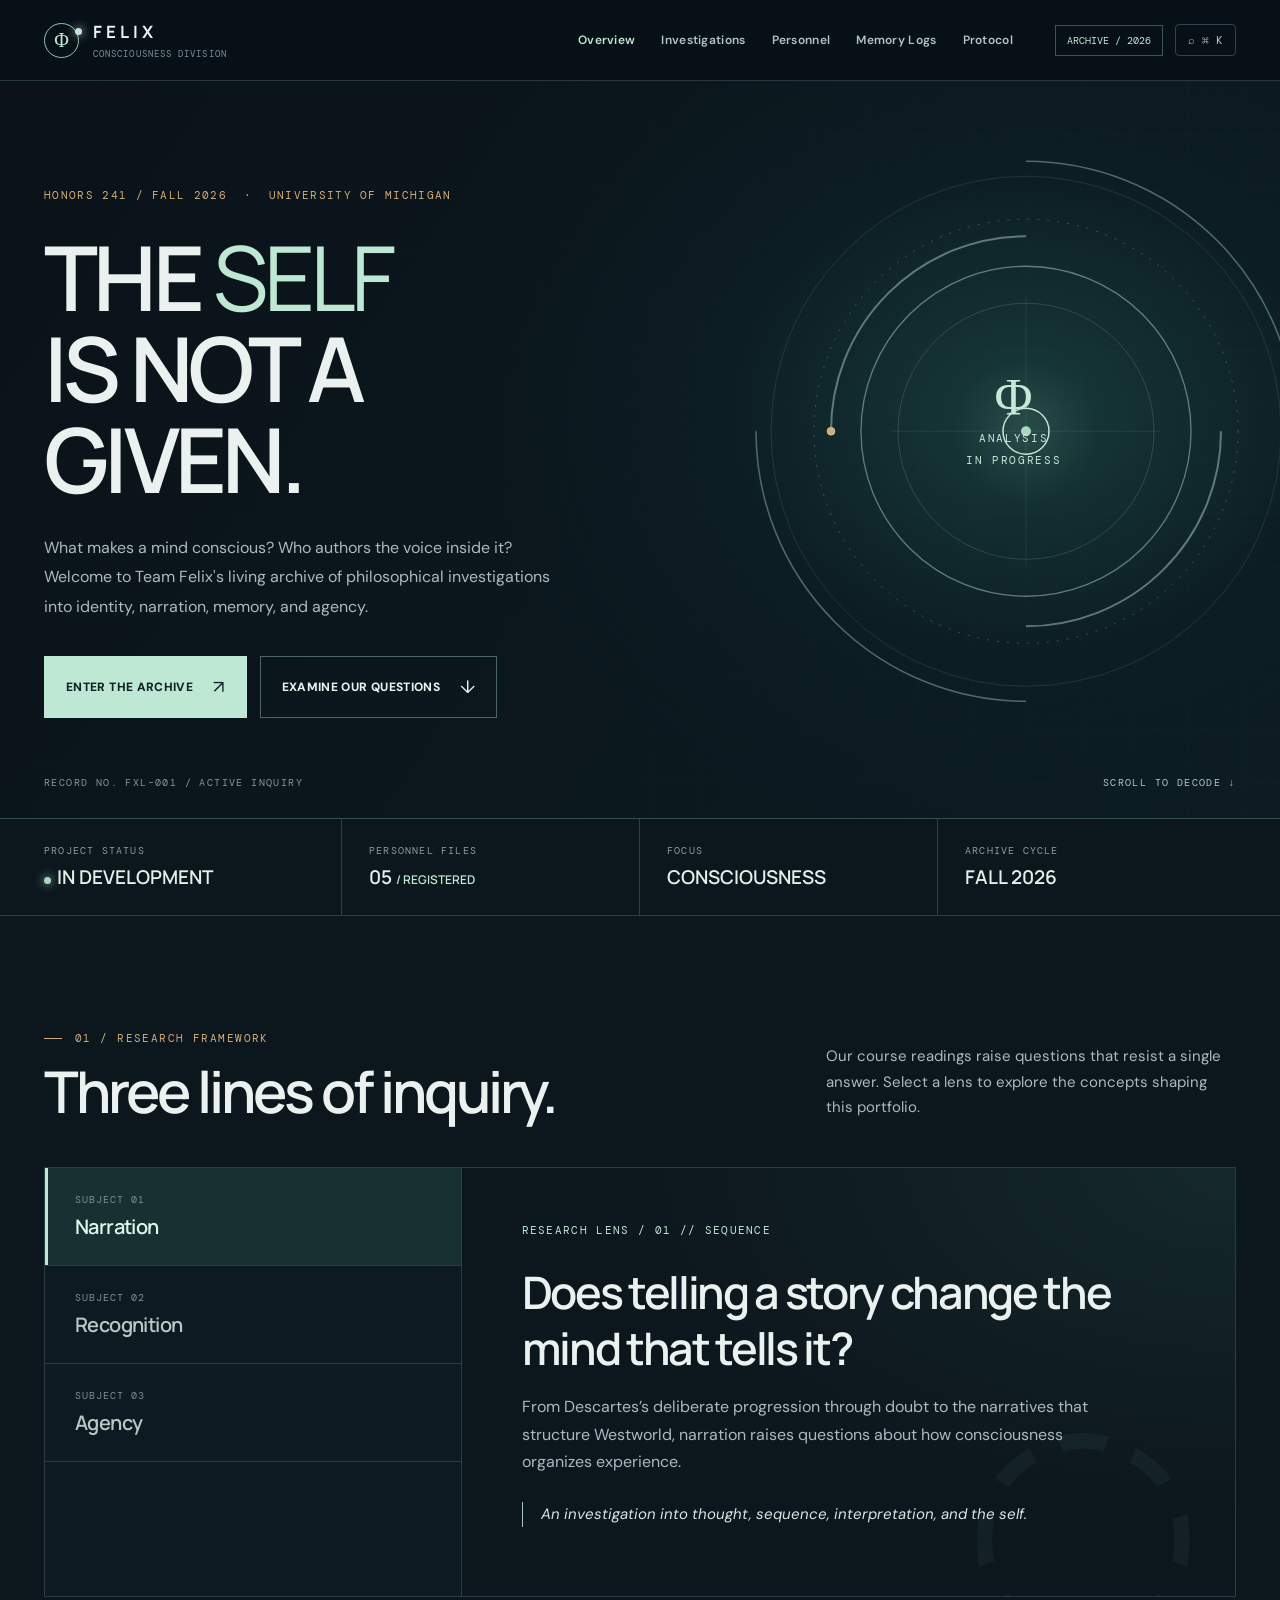
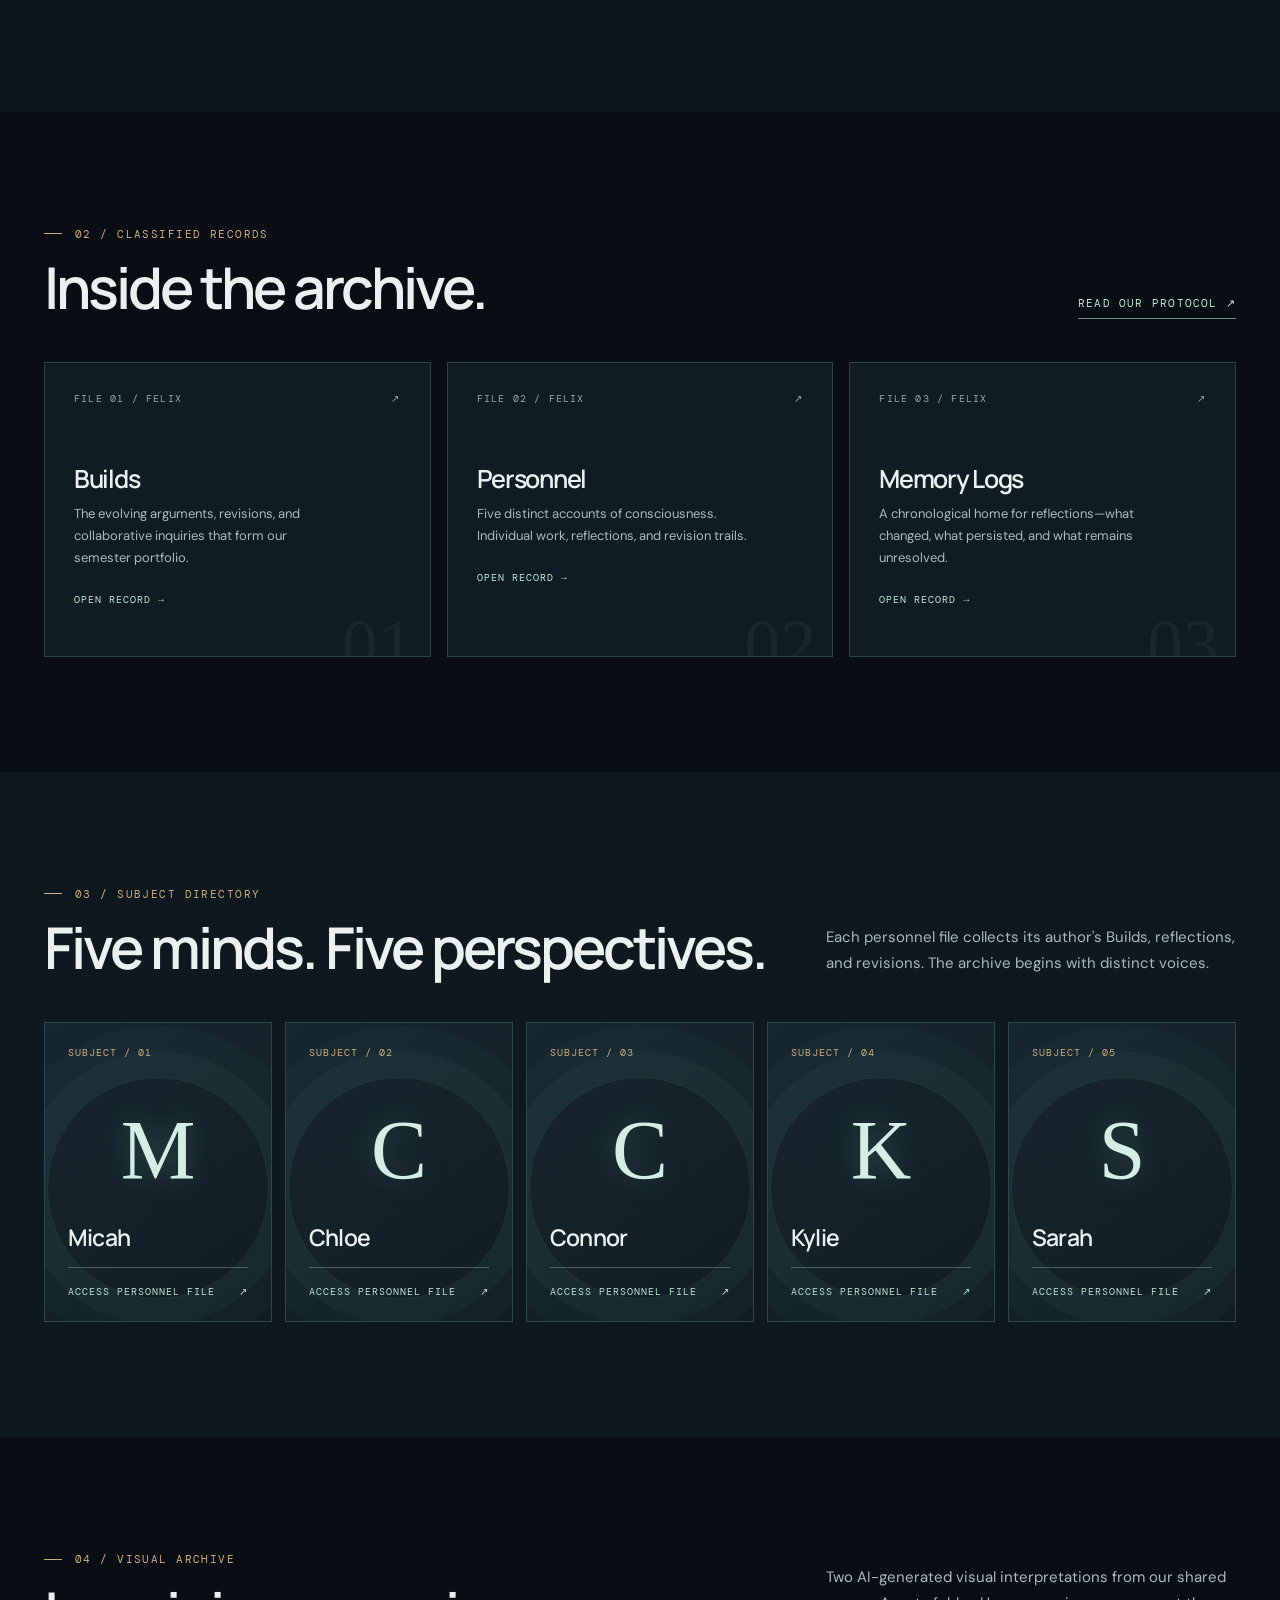
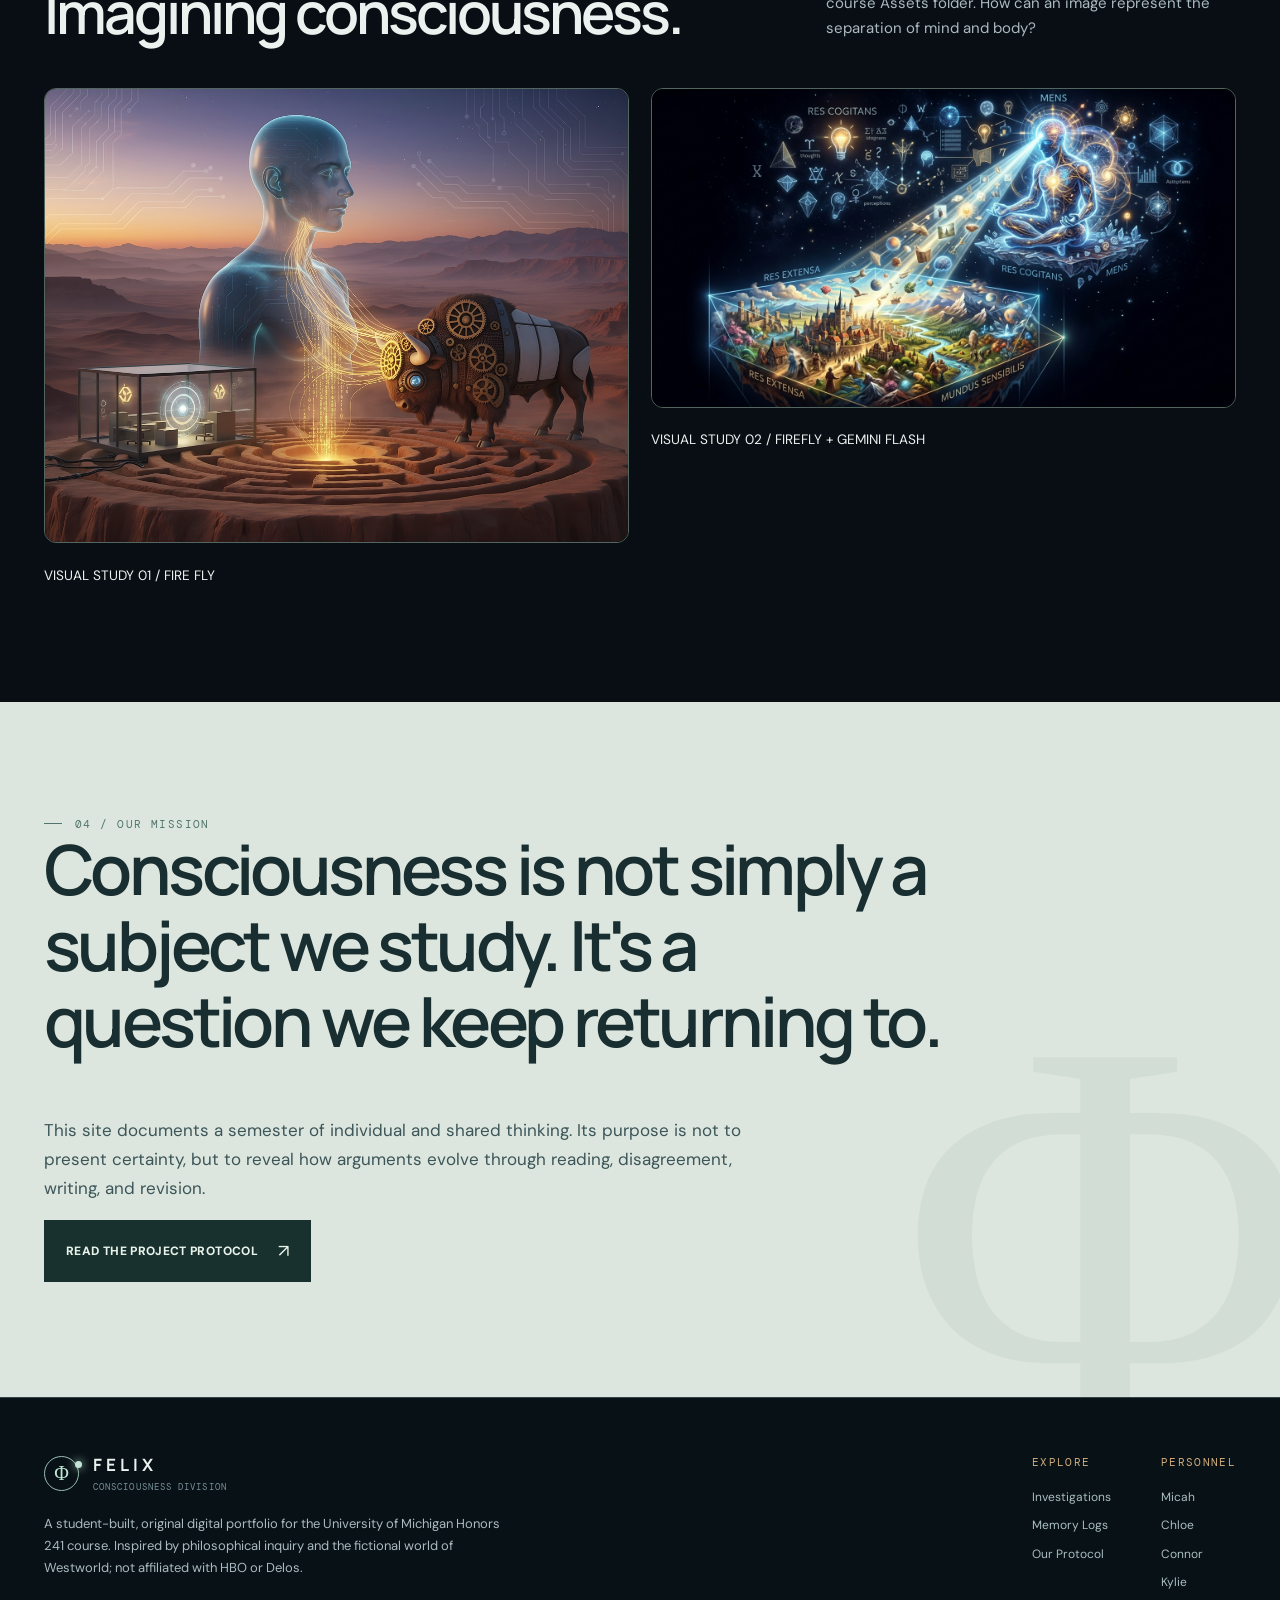
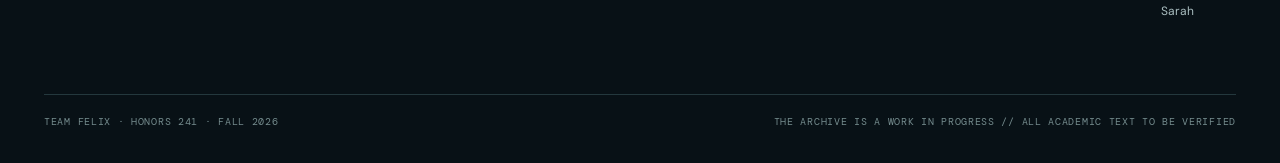
<file: index.html>
<!doctype html>
<html lang="en"><head><meta charset="utf-8"><meta name="viewport" content="width=device-width,initial-scale=1"><meta name="theme-color" content="#080e13"><meta name="description" content="Team Felix: an Honors 241 portfolio exploring consciousness, narration, recognition, and agency."><title>Overview | Team Felix — Consciousness Archives</title><link rel="stylesheet" href="styles.css"><script src="content.js" defer></script><script src="site.js" defer></script></head><body data-page="home"><div id="app"><noscript>This website requires JavaScript for its interactive archive. Enable JavaScript to explore the portfolio.</noscript></div></body></html>
</file>
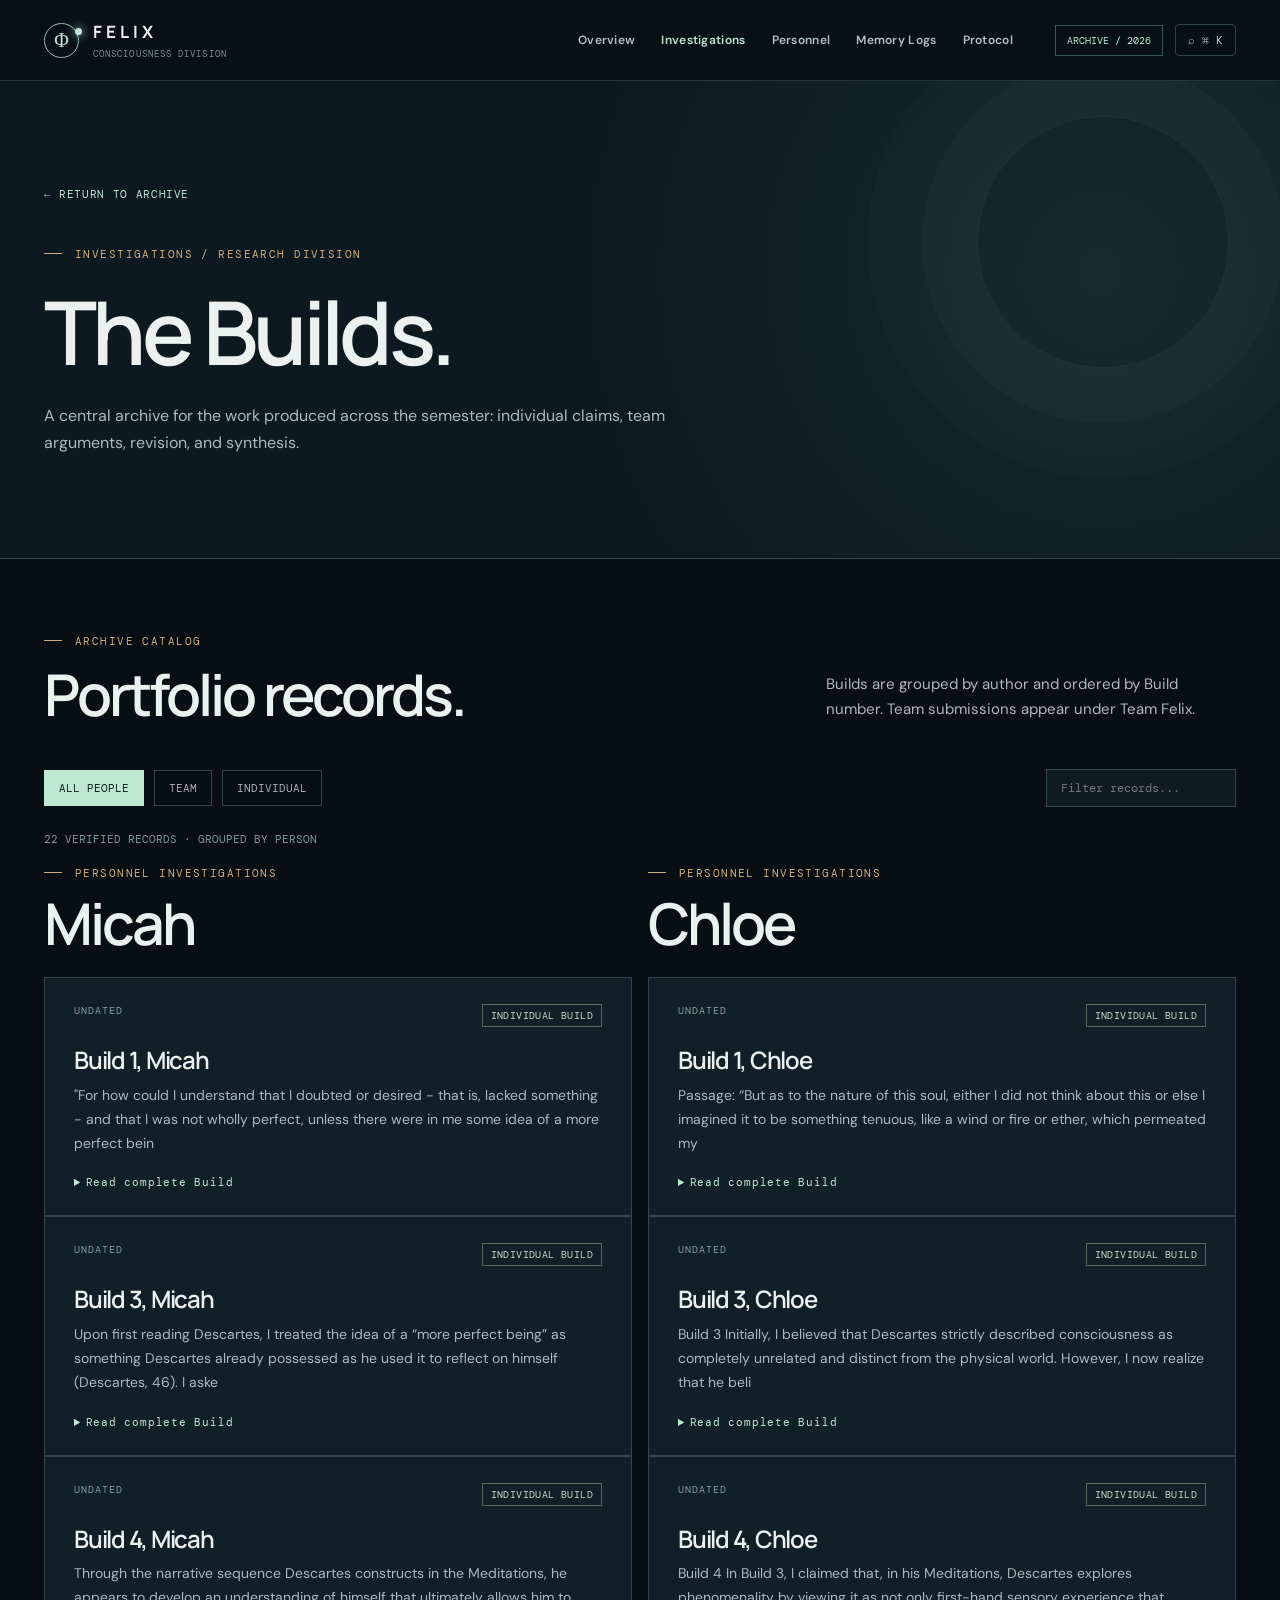
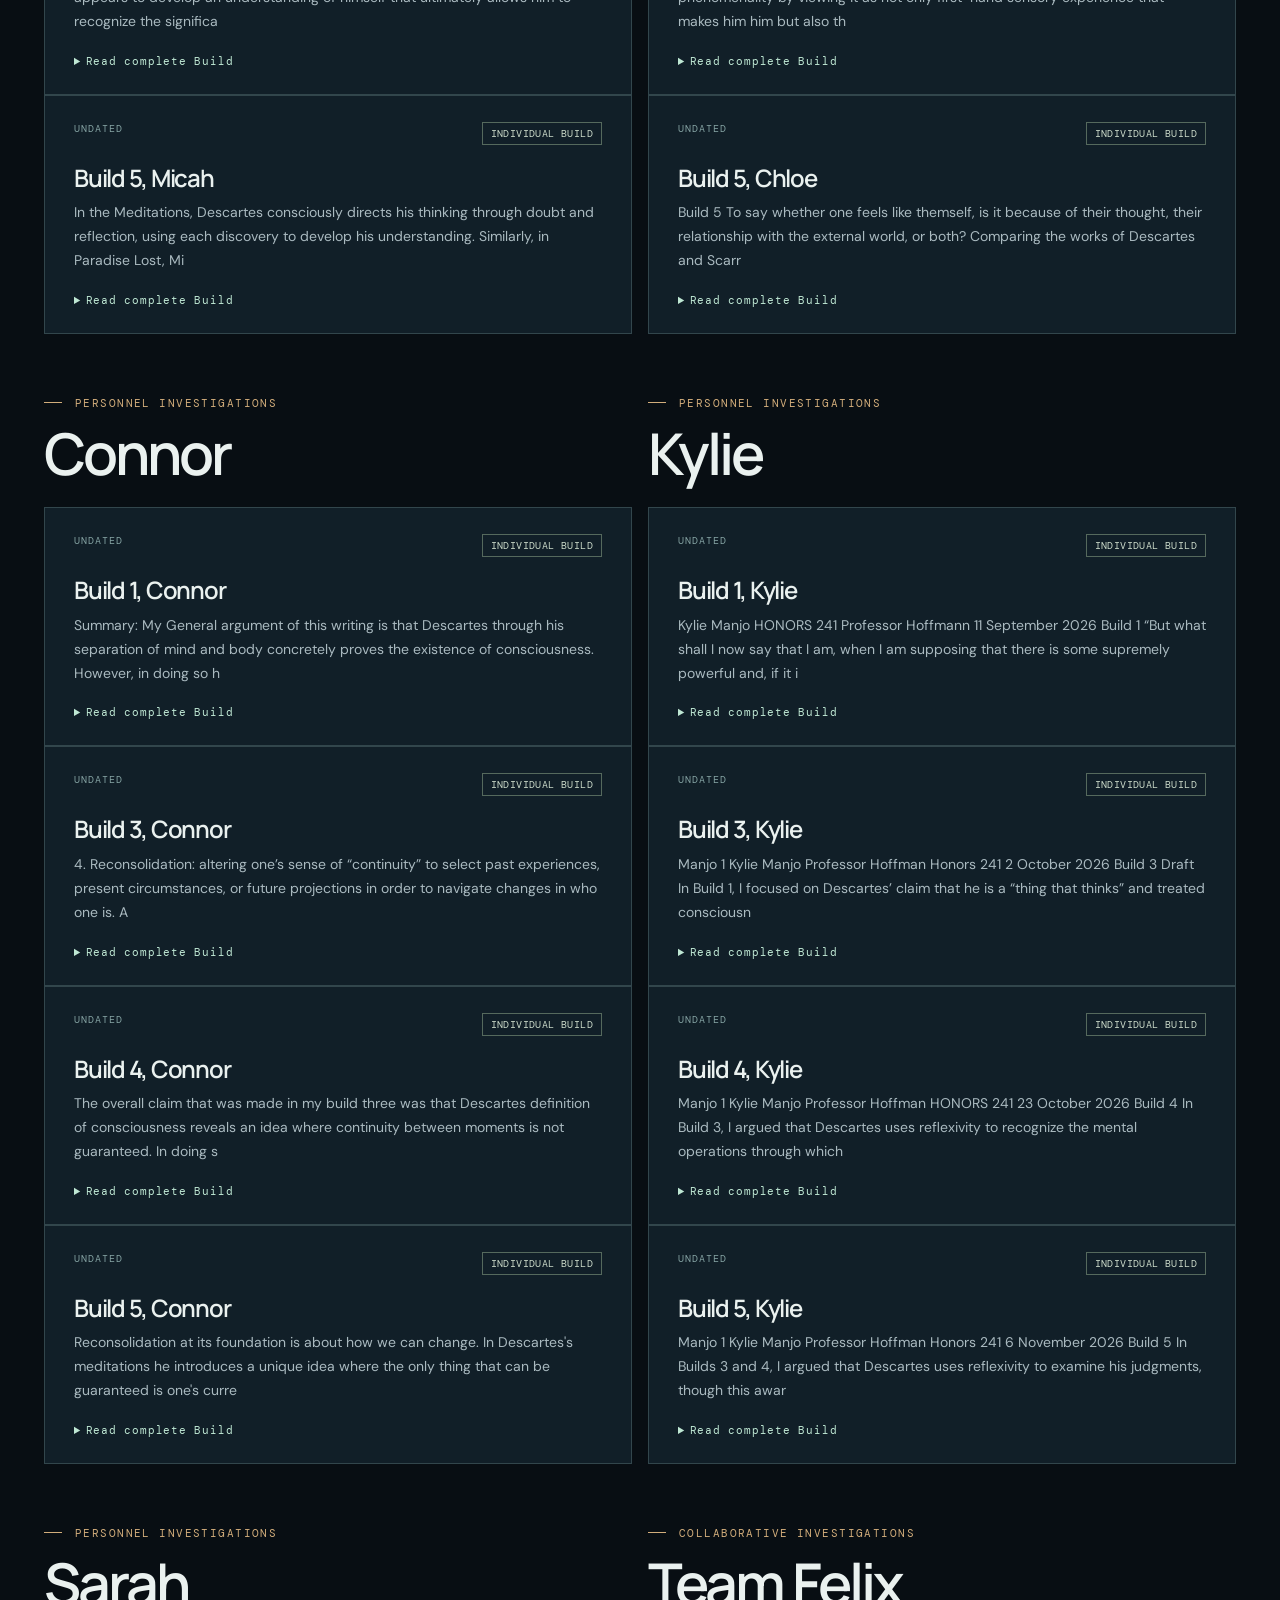
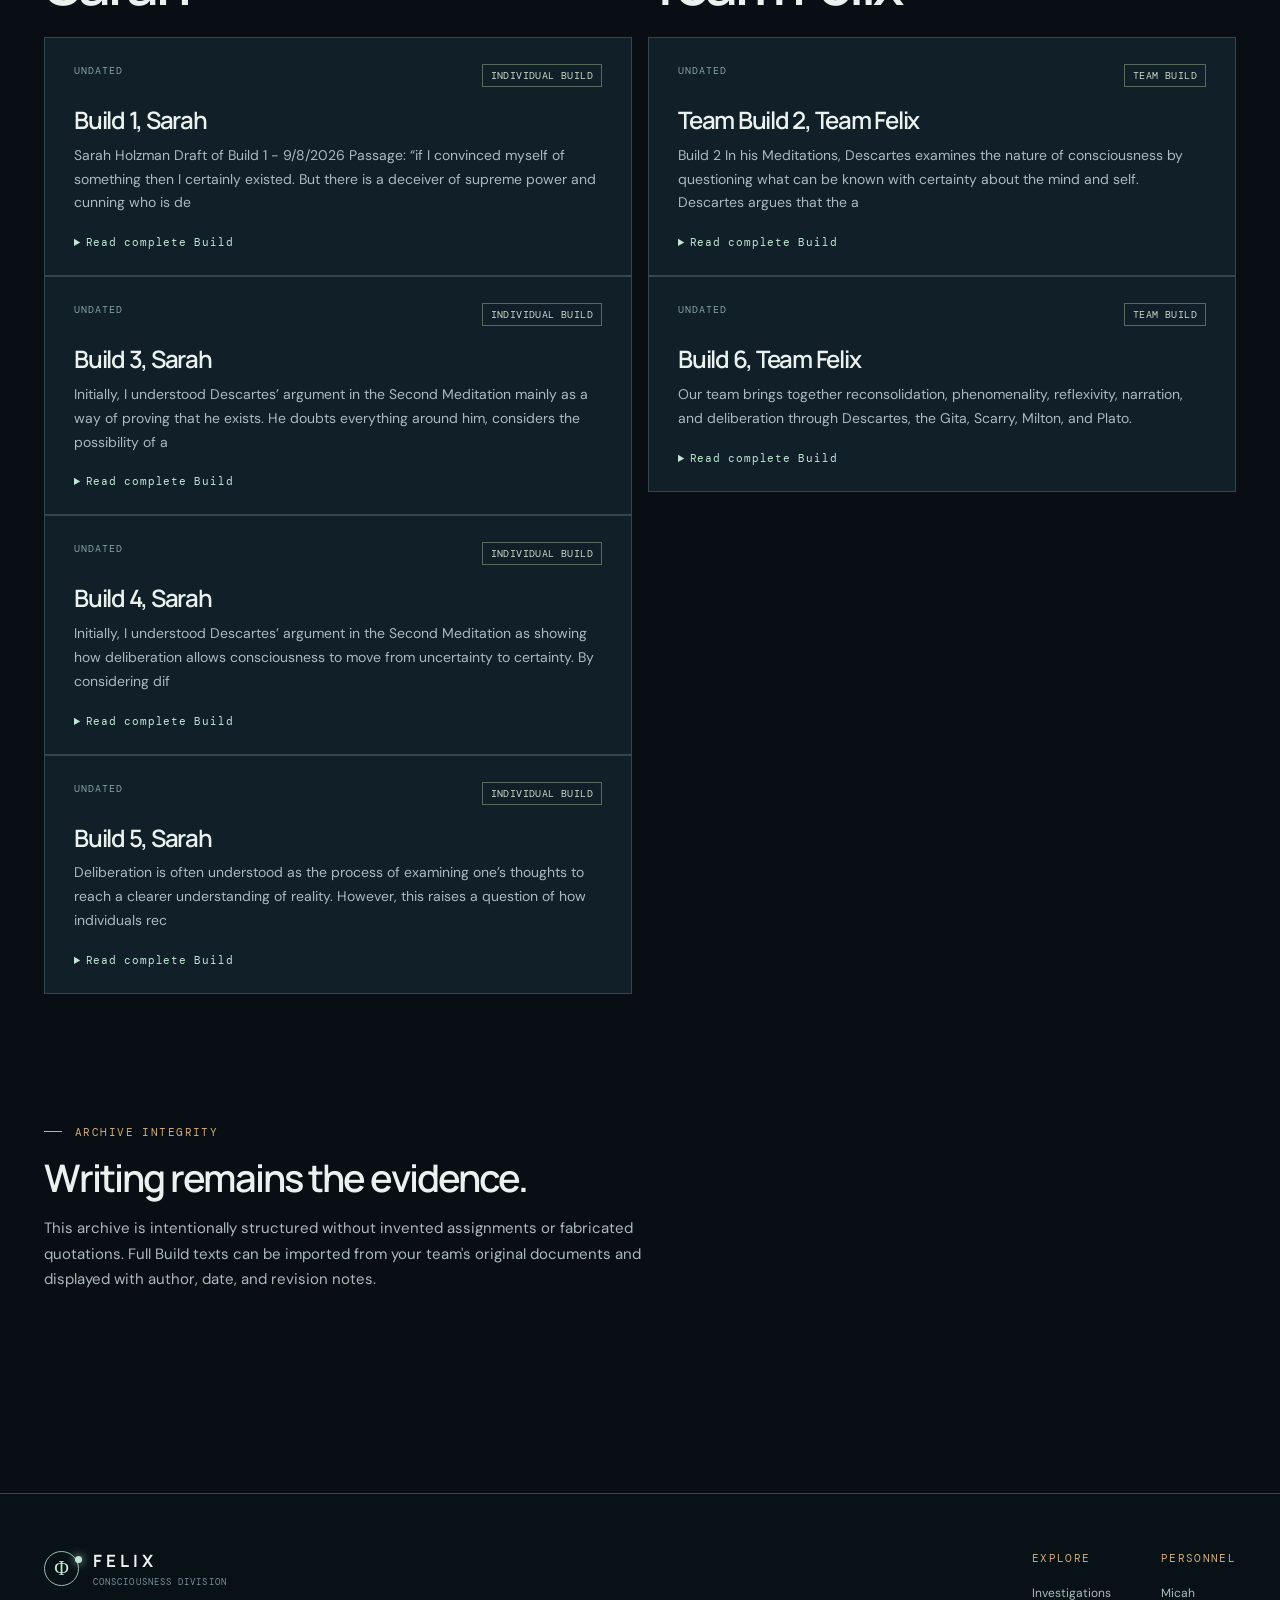
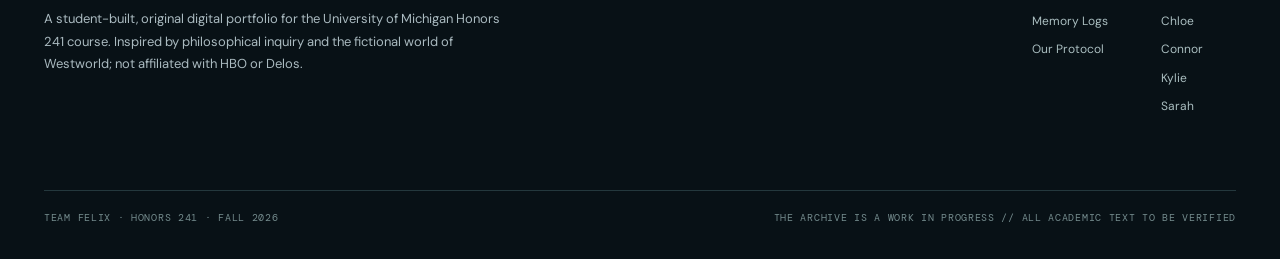
<file: builds.html>
<!doctype html>
<html lang="en"><head><meta charset="utf-8"><meta name="viewport" content="width=device-width,initial-scale=1"><meta name="theme-color" content="#080e13"><meta name="description" content="Team Felix: an Honors 241 portfolio exploring consciousness, narration, recognition, and agency."><title>Investigations | Team Felix — Consciousness Archives</title><link rel="stylesheet" href="styles.css"><script src="content.js?v=build6-20261119" defer></script><script src="site.js?v=paragraphs-20261119" defer></script></head><body data-page="builds"><div id="app"><noscript>This website requires JavaScript for its interactive archive. Enable JavaScript to explore the portfolio.</noscript></div></body></html>
</file>
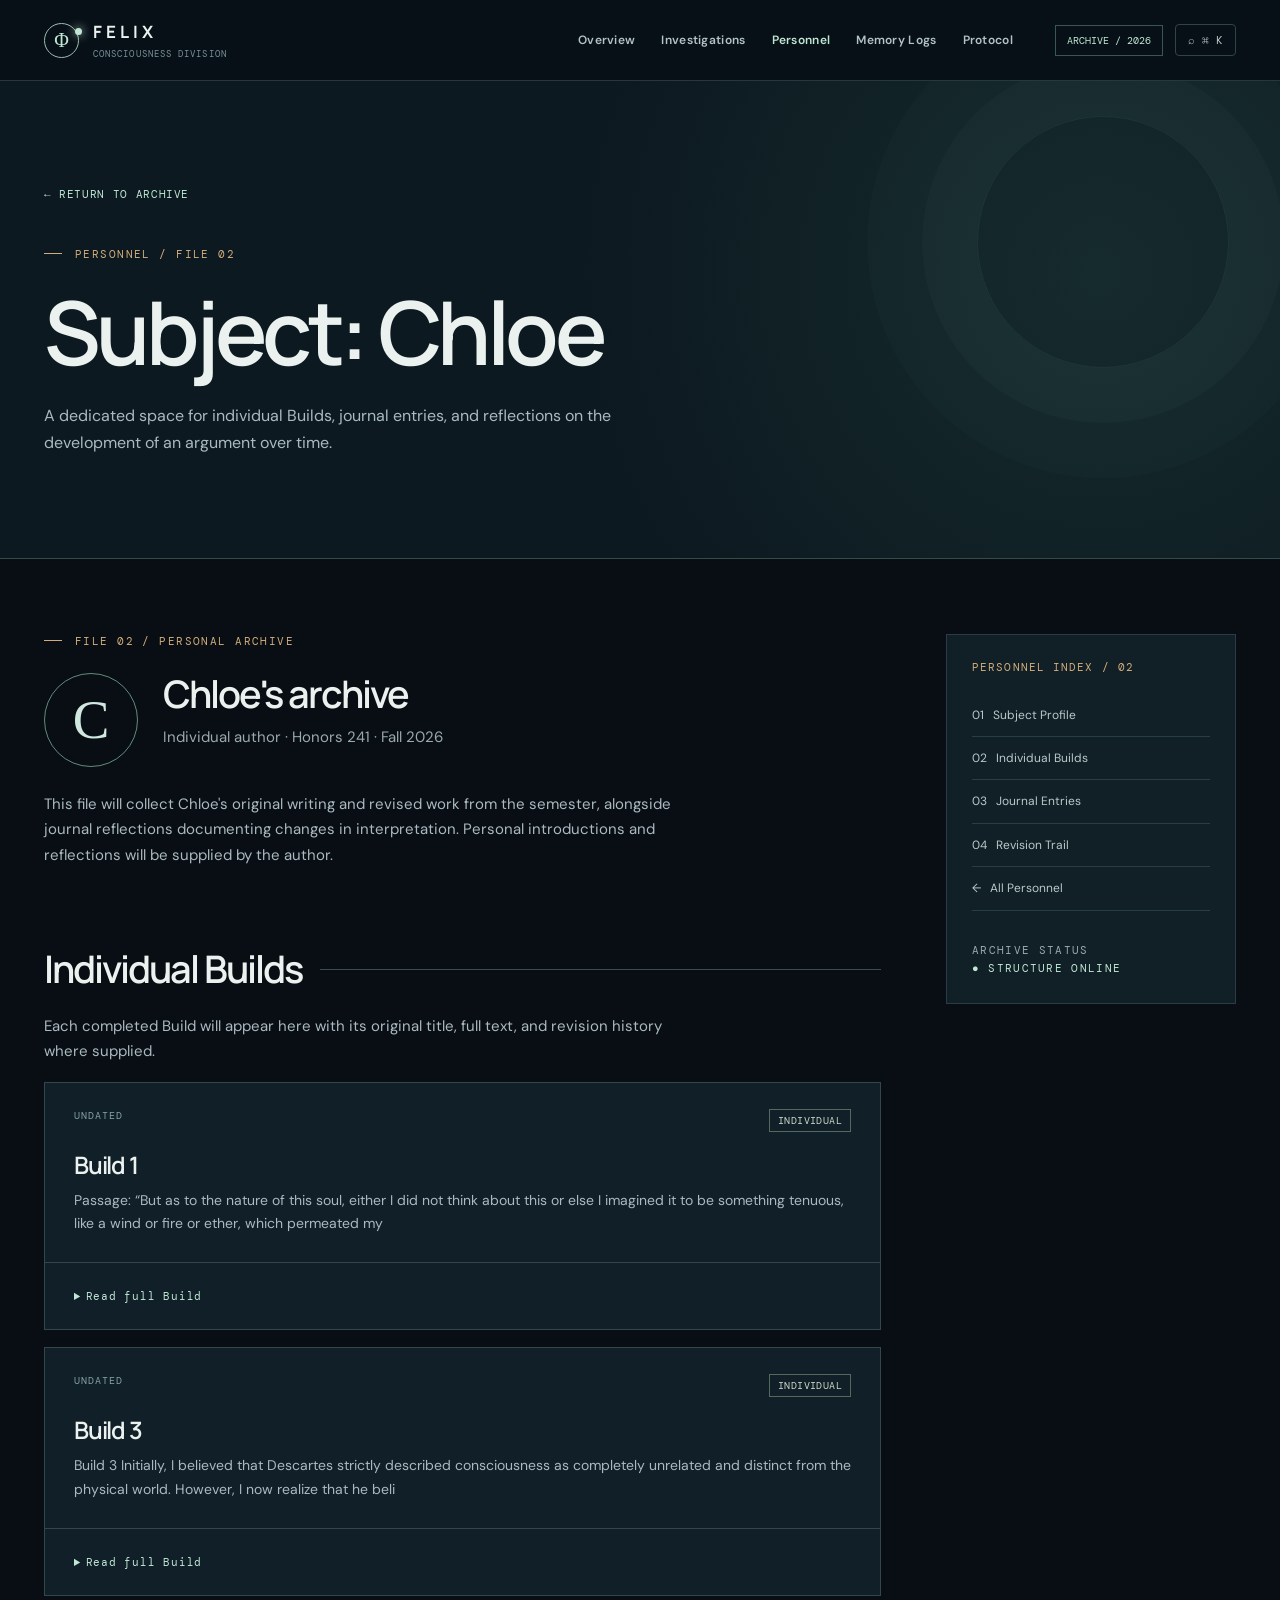
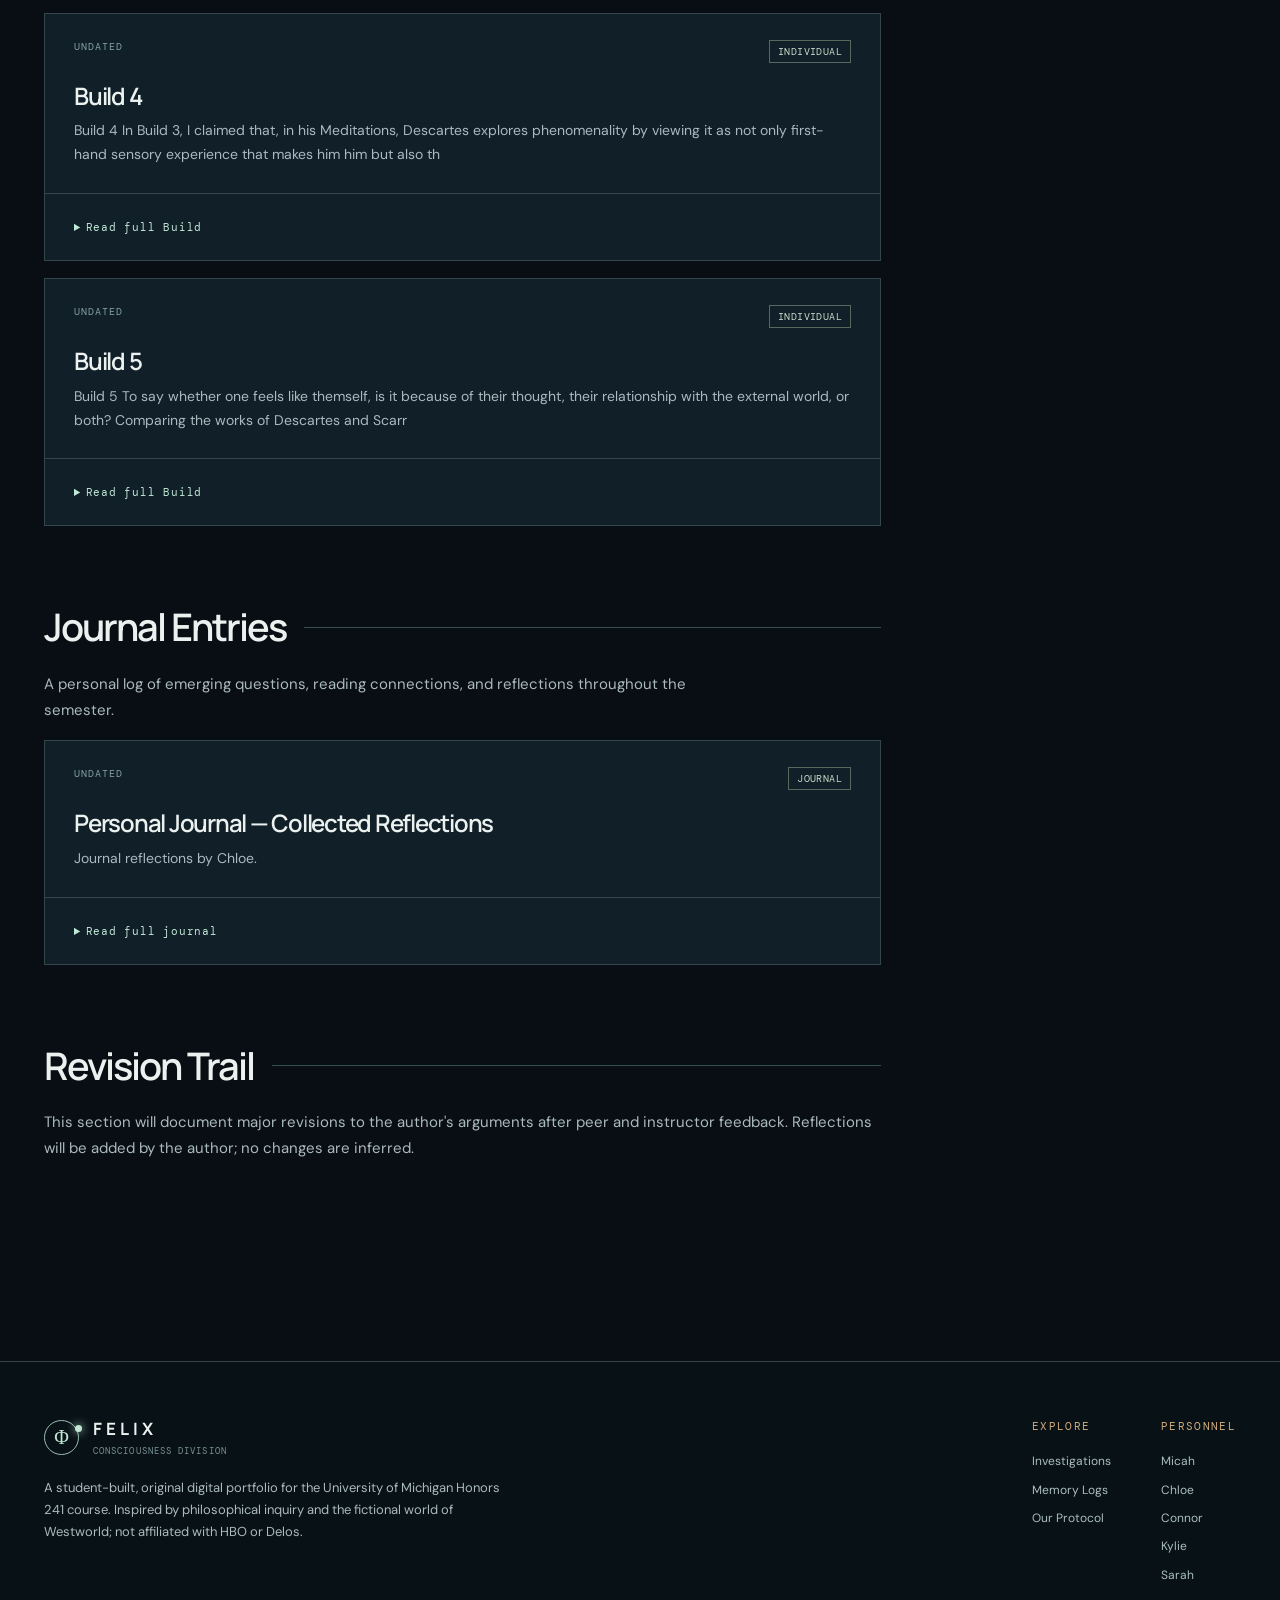
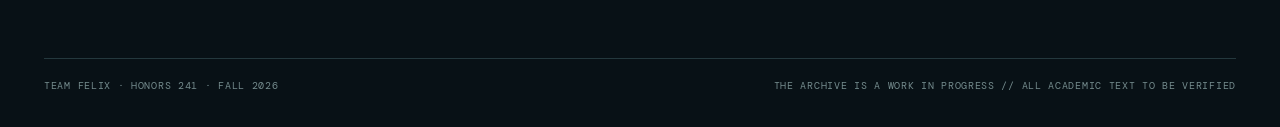
<file: chloe.html>
<!doctype html>
<html lang="en"><head><meta charset="utf-8"><meta name="viewport" content="width=device-width,initial-scale=1"><meta name="theme-color" content="#080e13"><meta name="description" content="Team Felix: an Honors 241 portfolio exploring consciousness, narration, recognition, and agency."><title>Chloe — Personnel | Team Felix — Consciousness Archives</title><link rel="stylesheet" href="styles.css"><script src="content.js" defer></script><script src="site.js" defer></script></head><body data-page="chloe" data-owner="chloe"><div id="app"><noscript>This website requires JavaScript for its interactive archive. Enable JavaScript to explore the portfolio.</noscript></div></body></html>
</file>
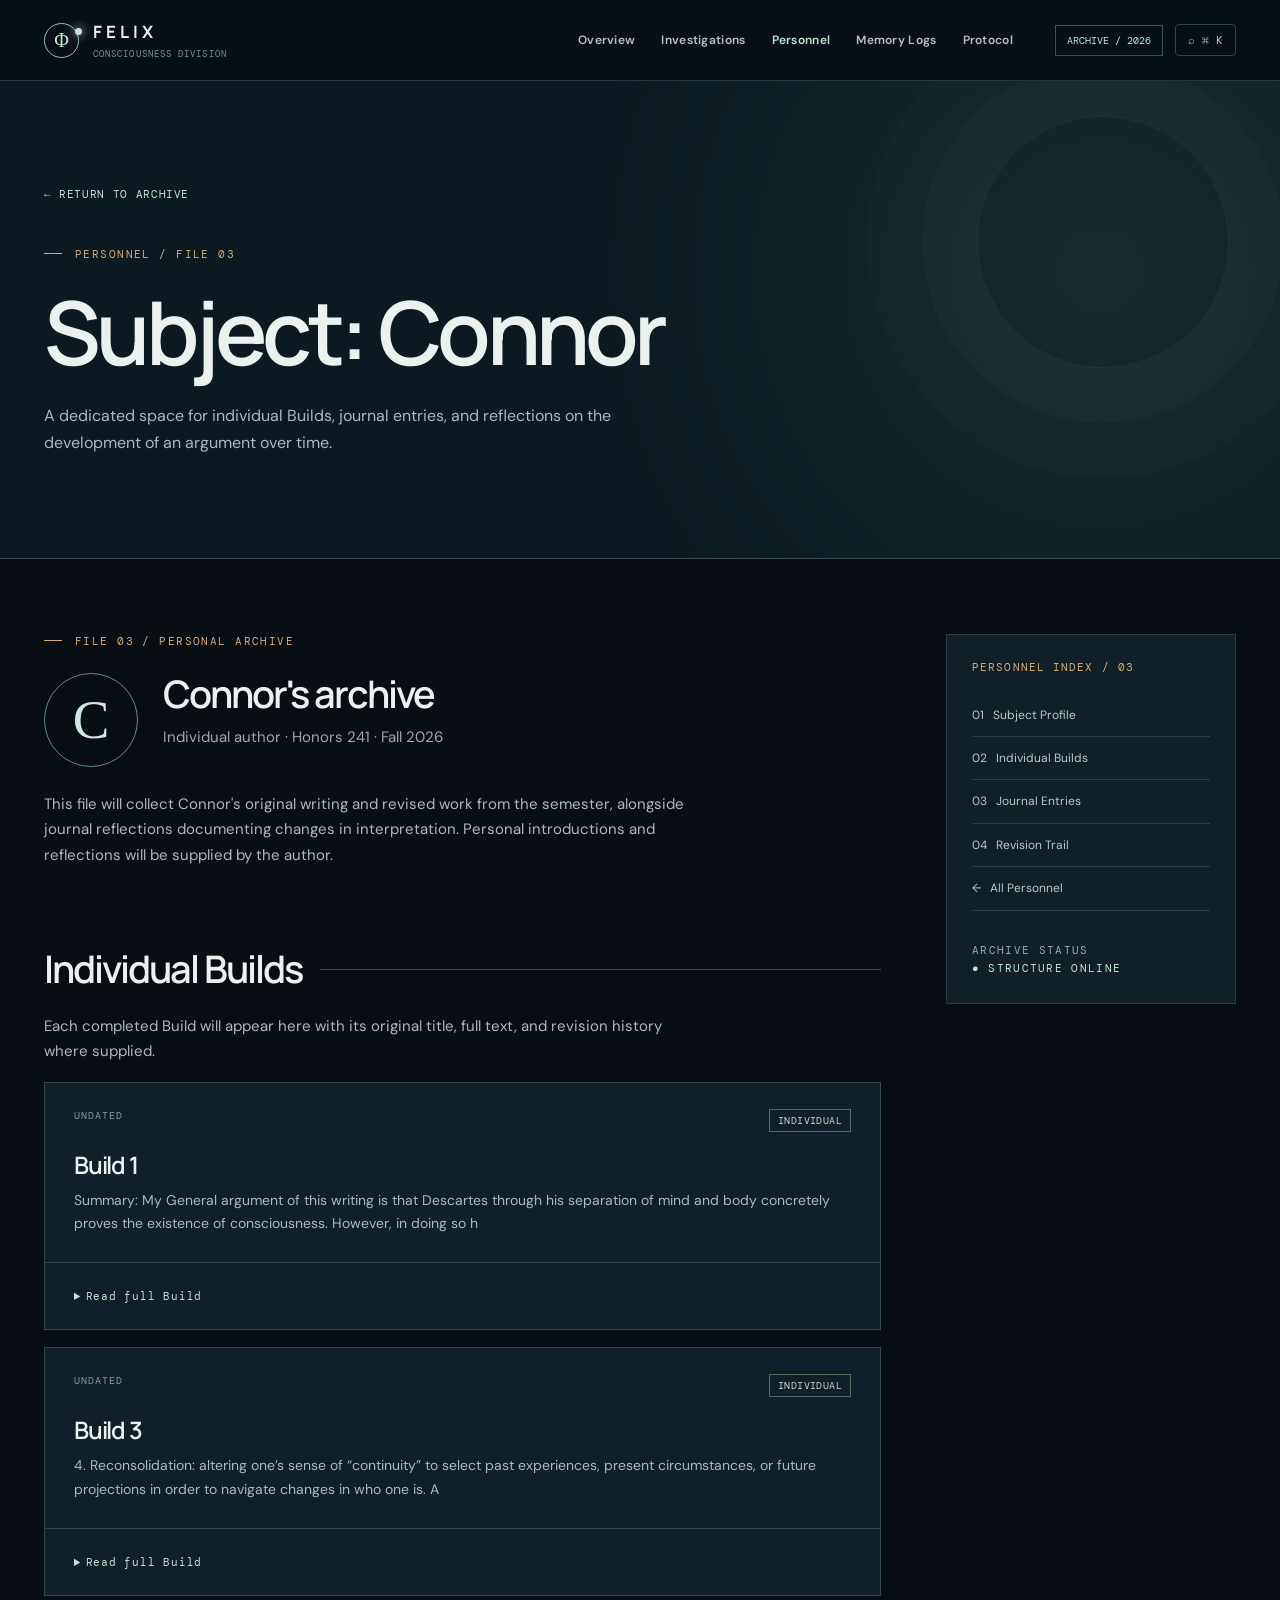
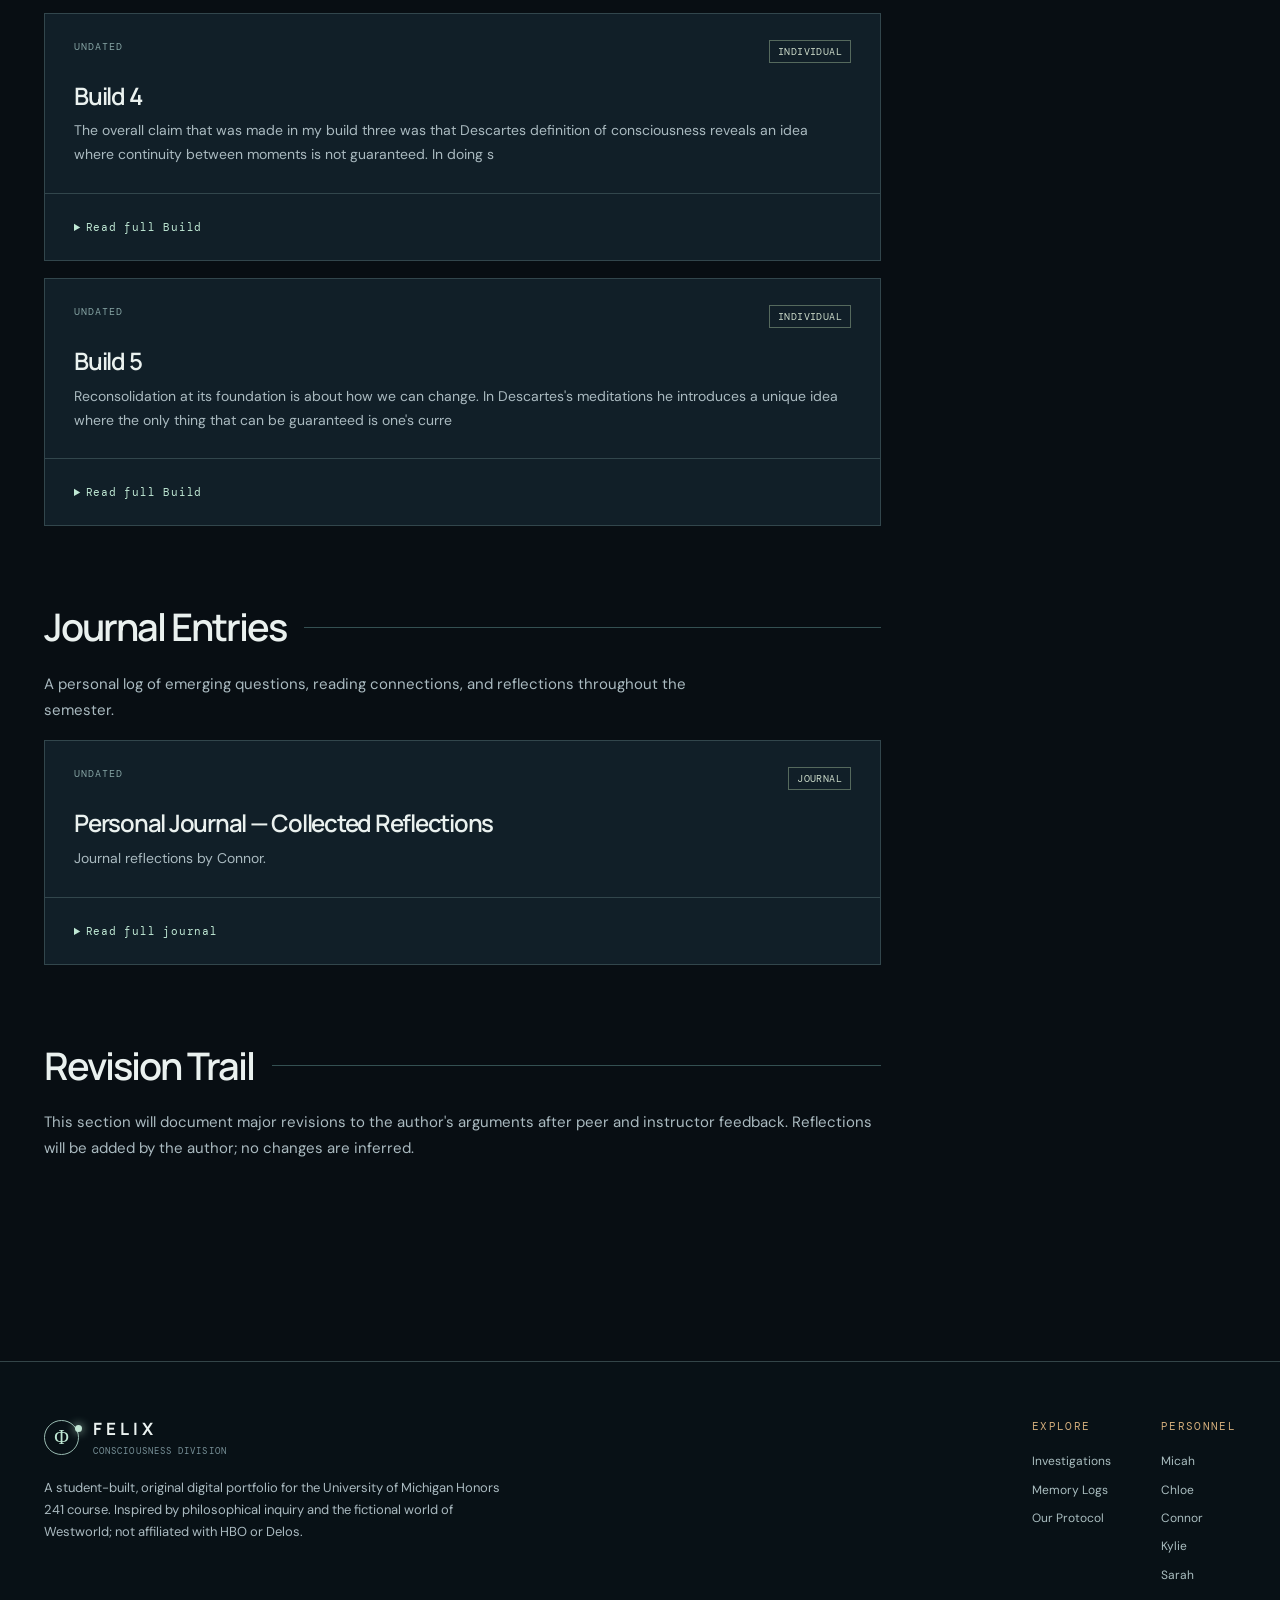
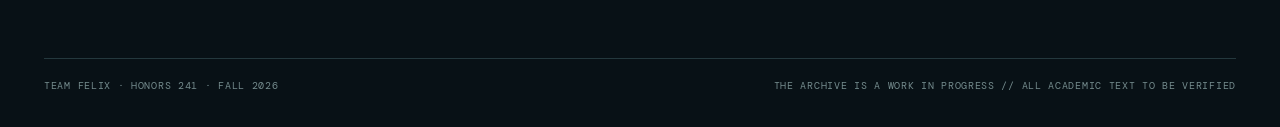
<file: connor.html>
<!doctype html>
<html lang="en"><head><meta charset="utf-8"><meta name="viewport" content="width=device-width,initial-scale=1"><meta name="theme-color" content="#080e13"><meta name="description" content="Team Felix: an Honors 241 portfolio exploring consciousness, narration, recognition, and agency."><title>Connor — Personnel | Team Felix — Consciousness Archives</title><link rel="stylesheet" href="styles.css"><script src="content.js" defer></script><script src="site.js" defer></script></head><body data-page="connor" data-owner="connor"><div id="app"><noscript>This website requires JavaScript for its interactive archive. Enable JavaScript to explore the portfolio.</noscript></div></body></html>
</file>
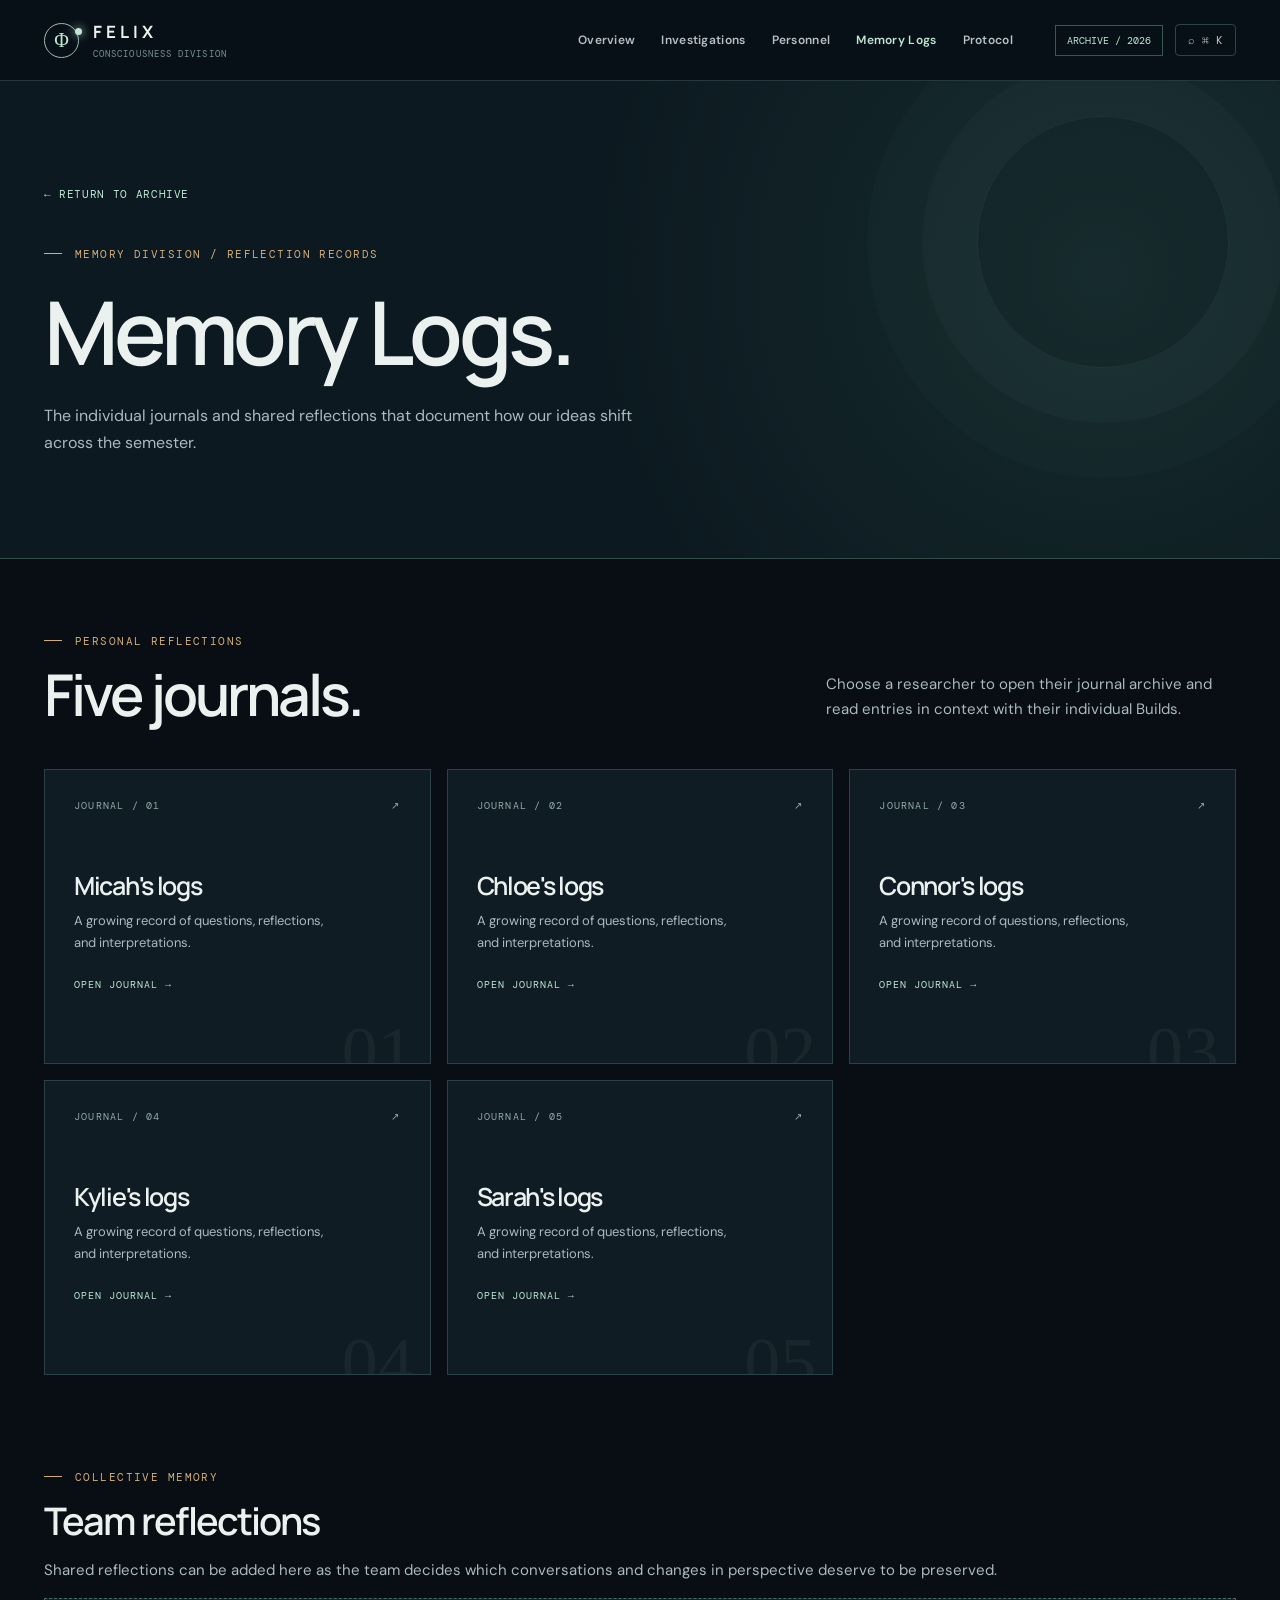
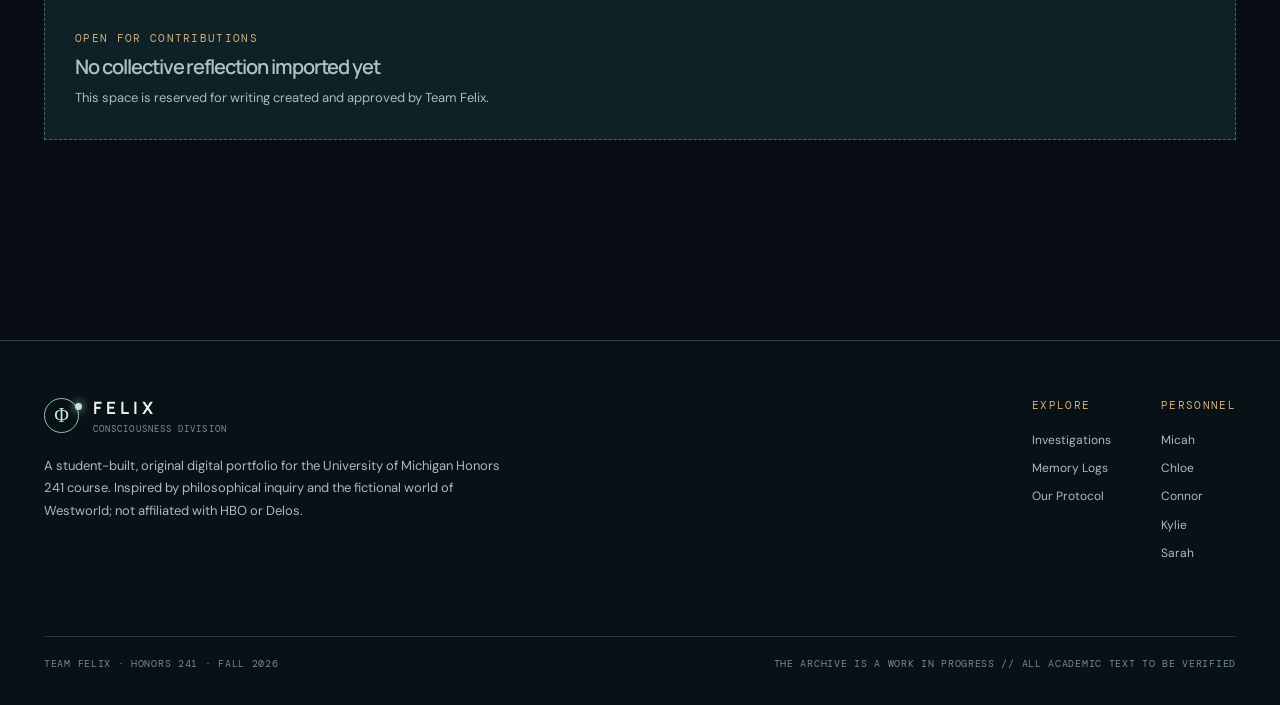
<file: journals.html>
<!doctype html>
<html lang="en"><head><meta charset="utf-8"><meta name="viewport" content="width=device-width,initial-scale=1"><meta name="theme-color" content="#080e13"><meta name="description" content="Team Felix: an Honors 241 portfolio exploring consciousness, narration, recognition, and agency."><title>Memory Logs | Team Felix — Consciousness Archives</title><link rel="stylesheet" href="styles.css"><script src="content.js" defer></script><script src="site.js" defer></script></head><body data-page="journals"><div id="app"><noscript>This website requires JavaScript for its interactive archive. Enable JavaScript to explore the portfolio.</noscript></div></body></html>
</file>
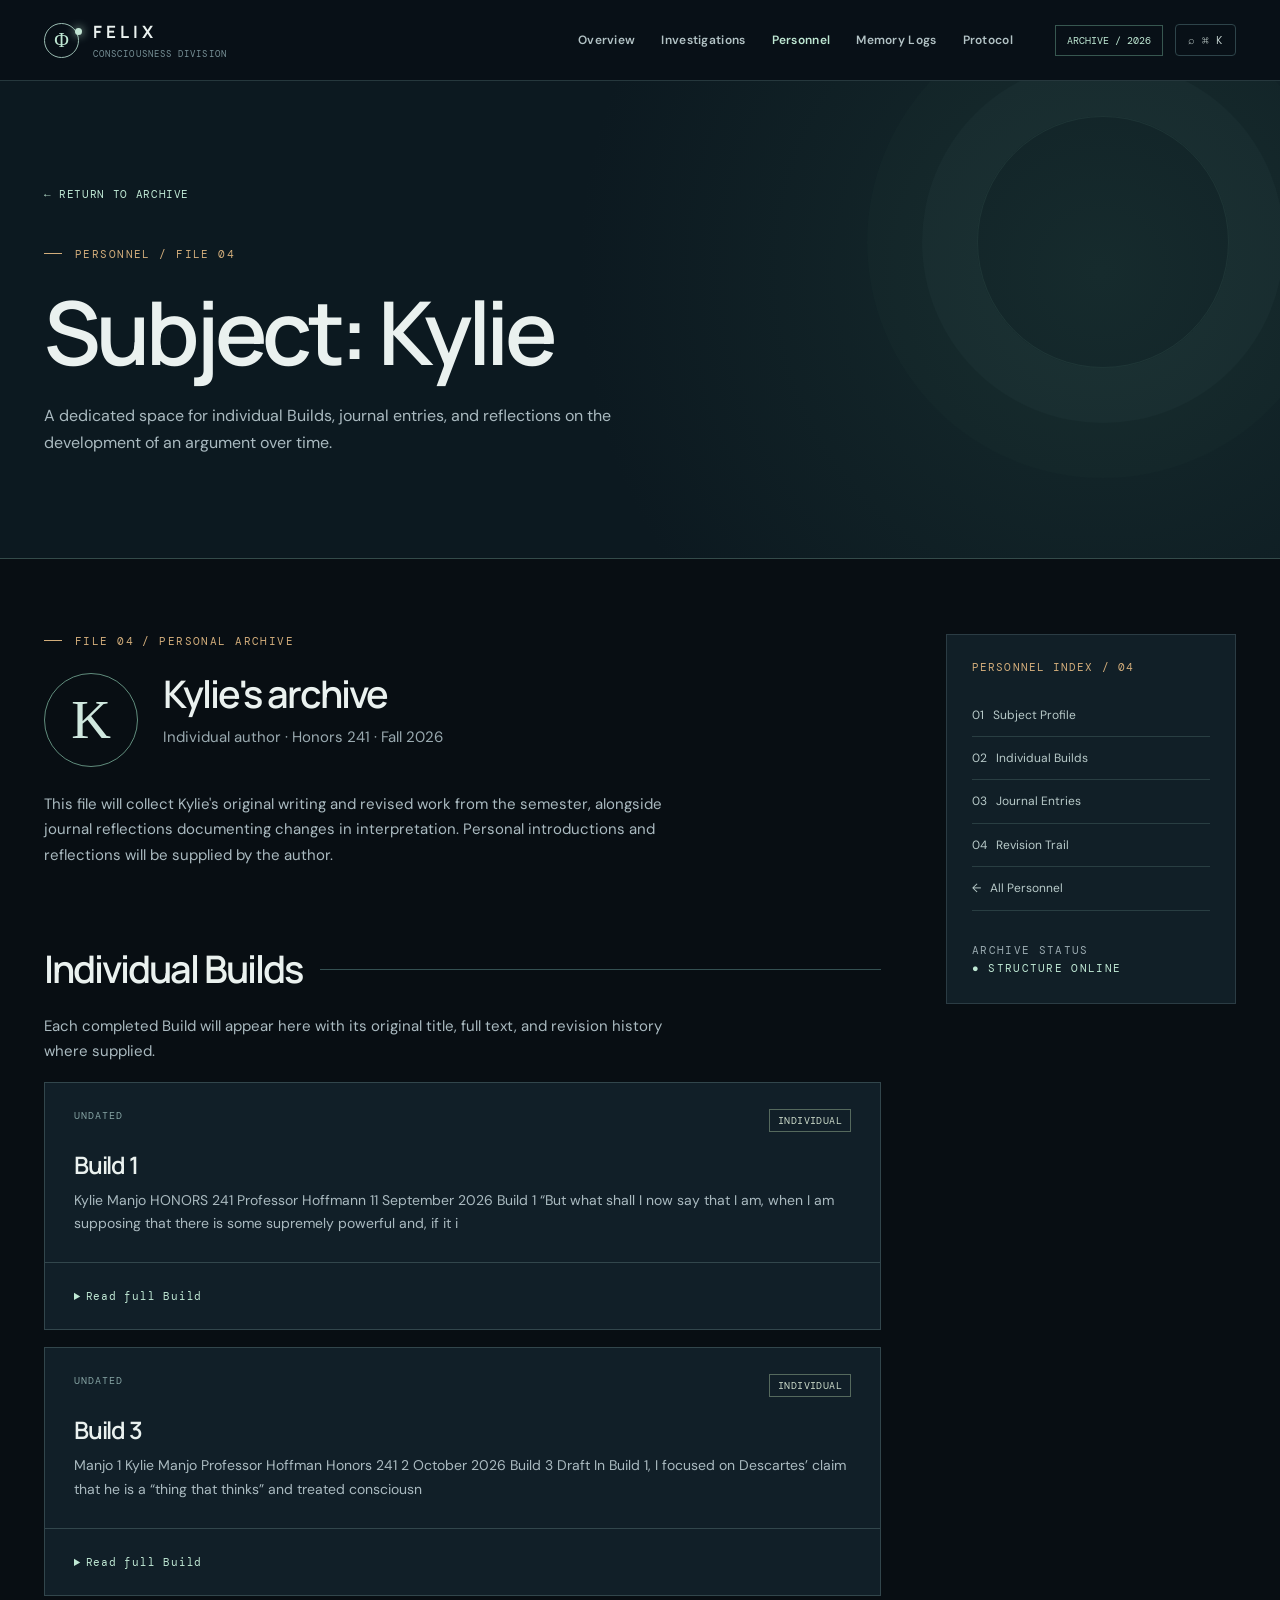
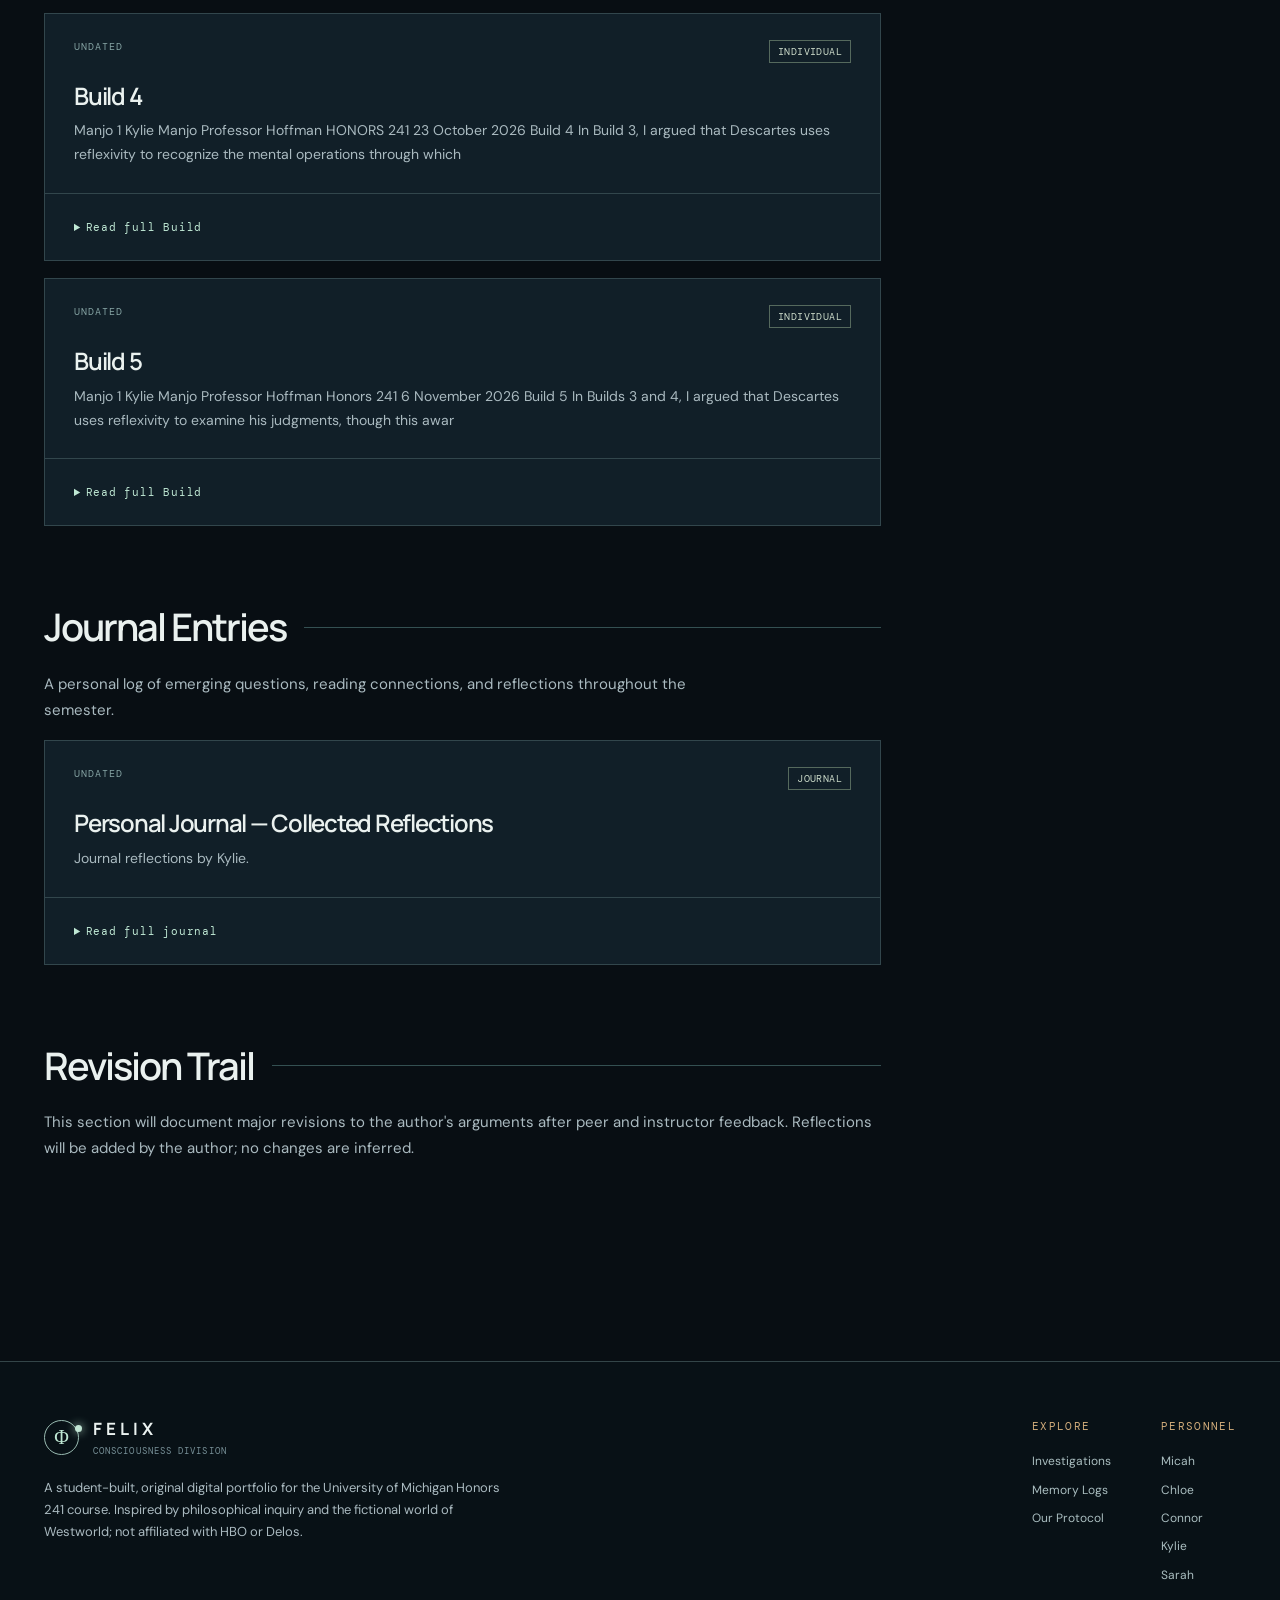
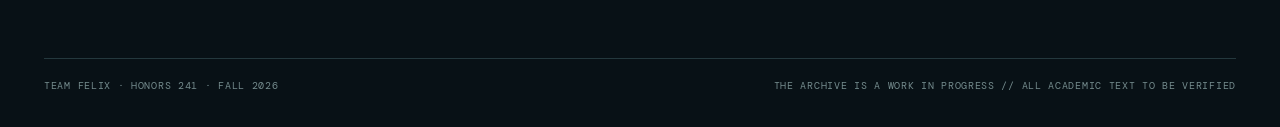
<file: kylie.html>
<!doctype html>
<html lang="en"><head><meta charset="utf-8"><meta name="viewport" content="width=device-width,initial-scale=1"><meta name="theme-color" content="#080e13"><meta name="description" content="Team Felix: an Honors 241 portfolio exploring consciousness, narration, recognition, and agency."><title>Kylie — Personnel | Team Felix — Consciousness Archives</title><link rel="stylesheet" href="styles.css"><script src="content.js" defer></script><script src="site.js" defer></script></head><body data-page="kylie" data-owner="kylie"><div id="app"><noscript>This website requires JavaScript for its interactive archive. Enable JavaScript to explore the portfolio.</noscript></div></body></html>
</file>
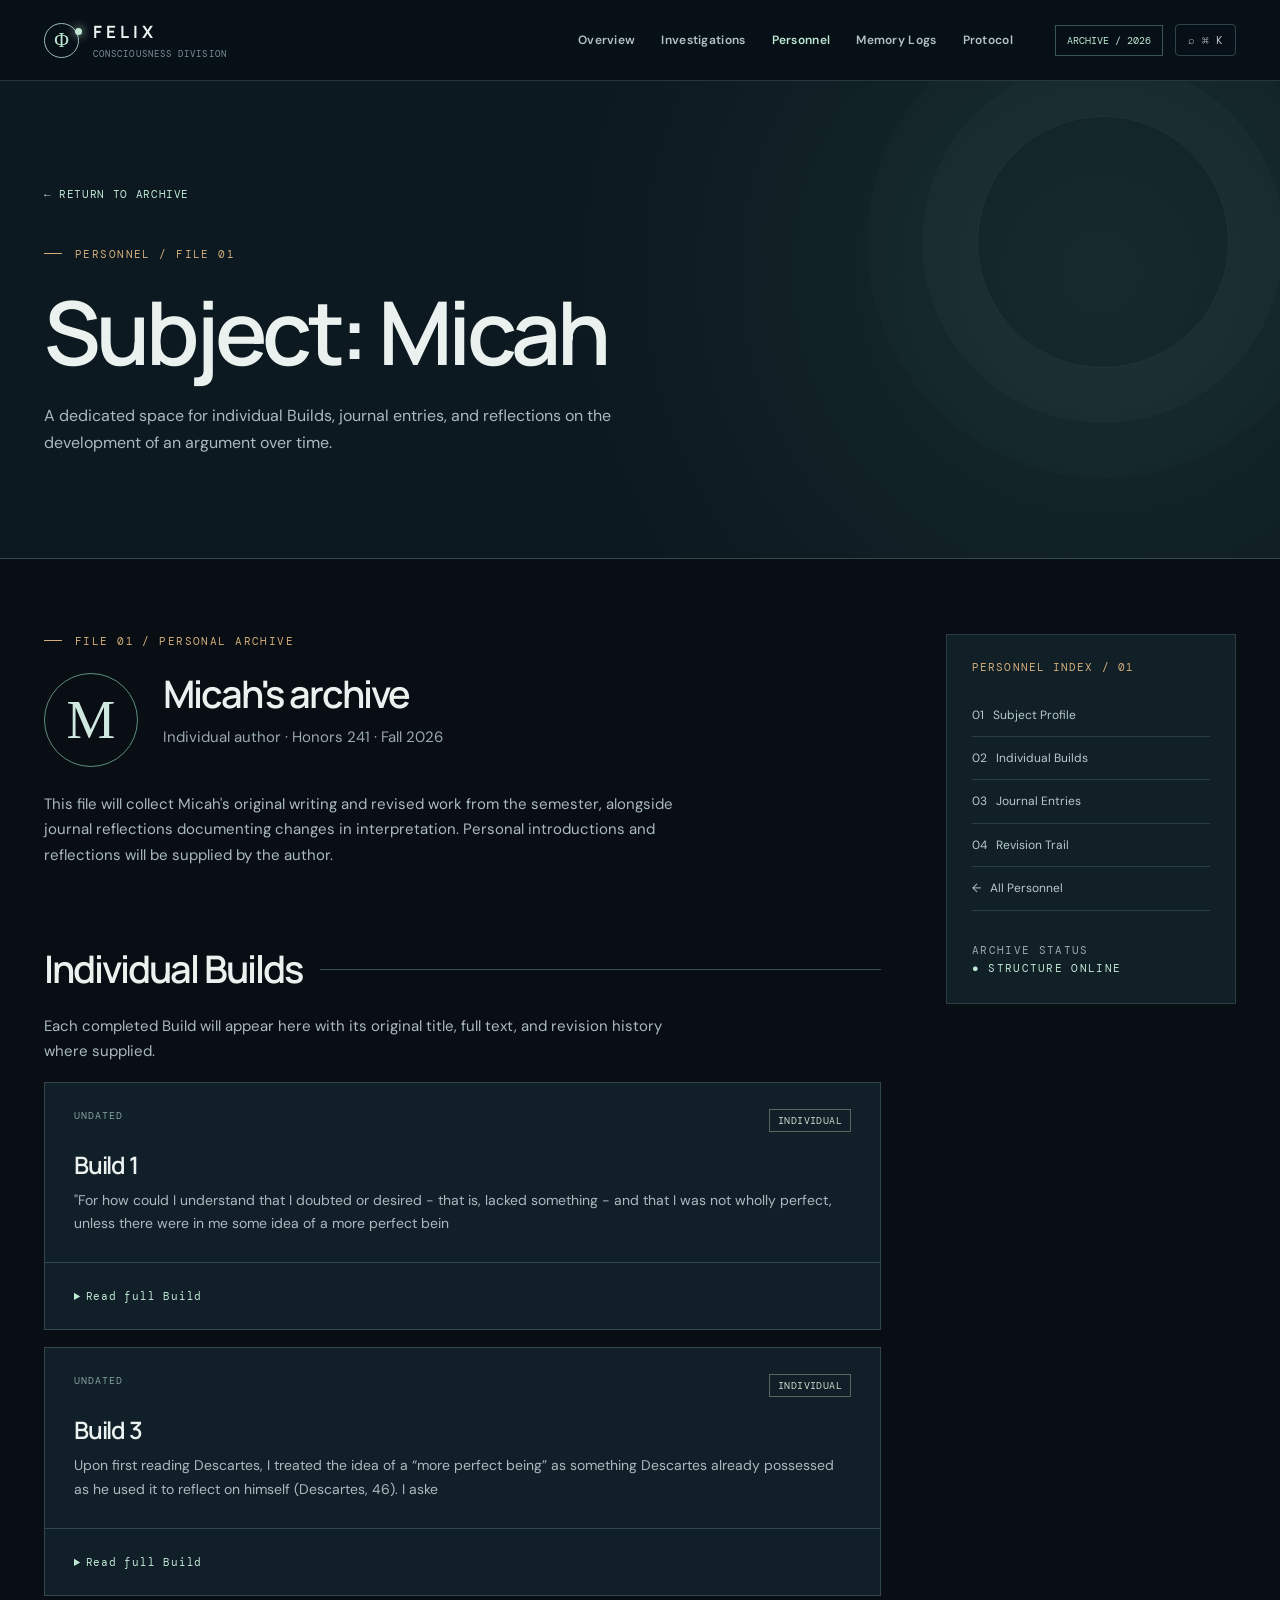
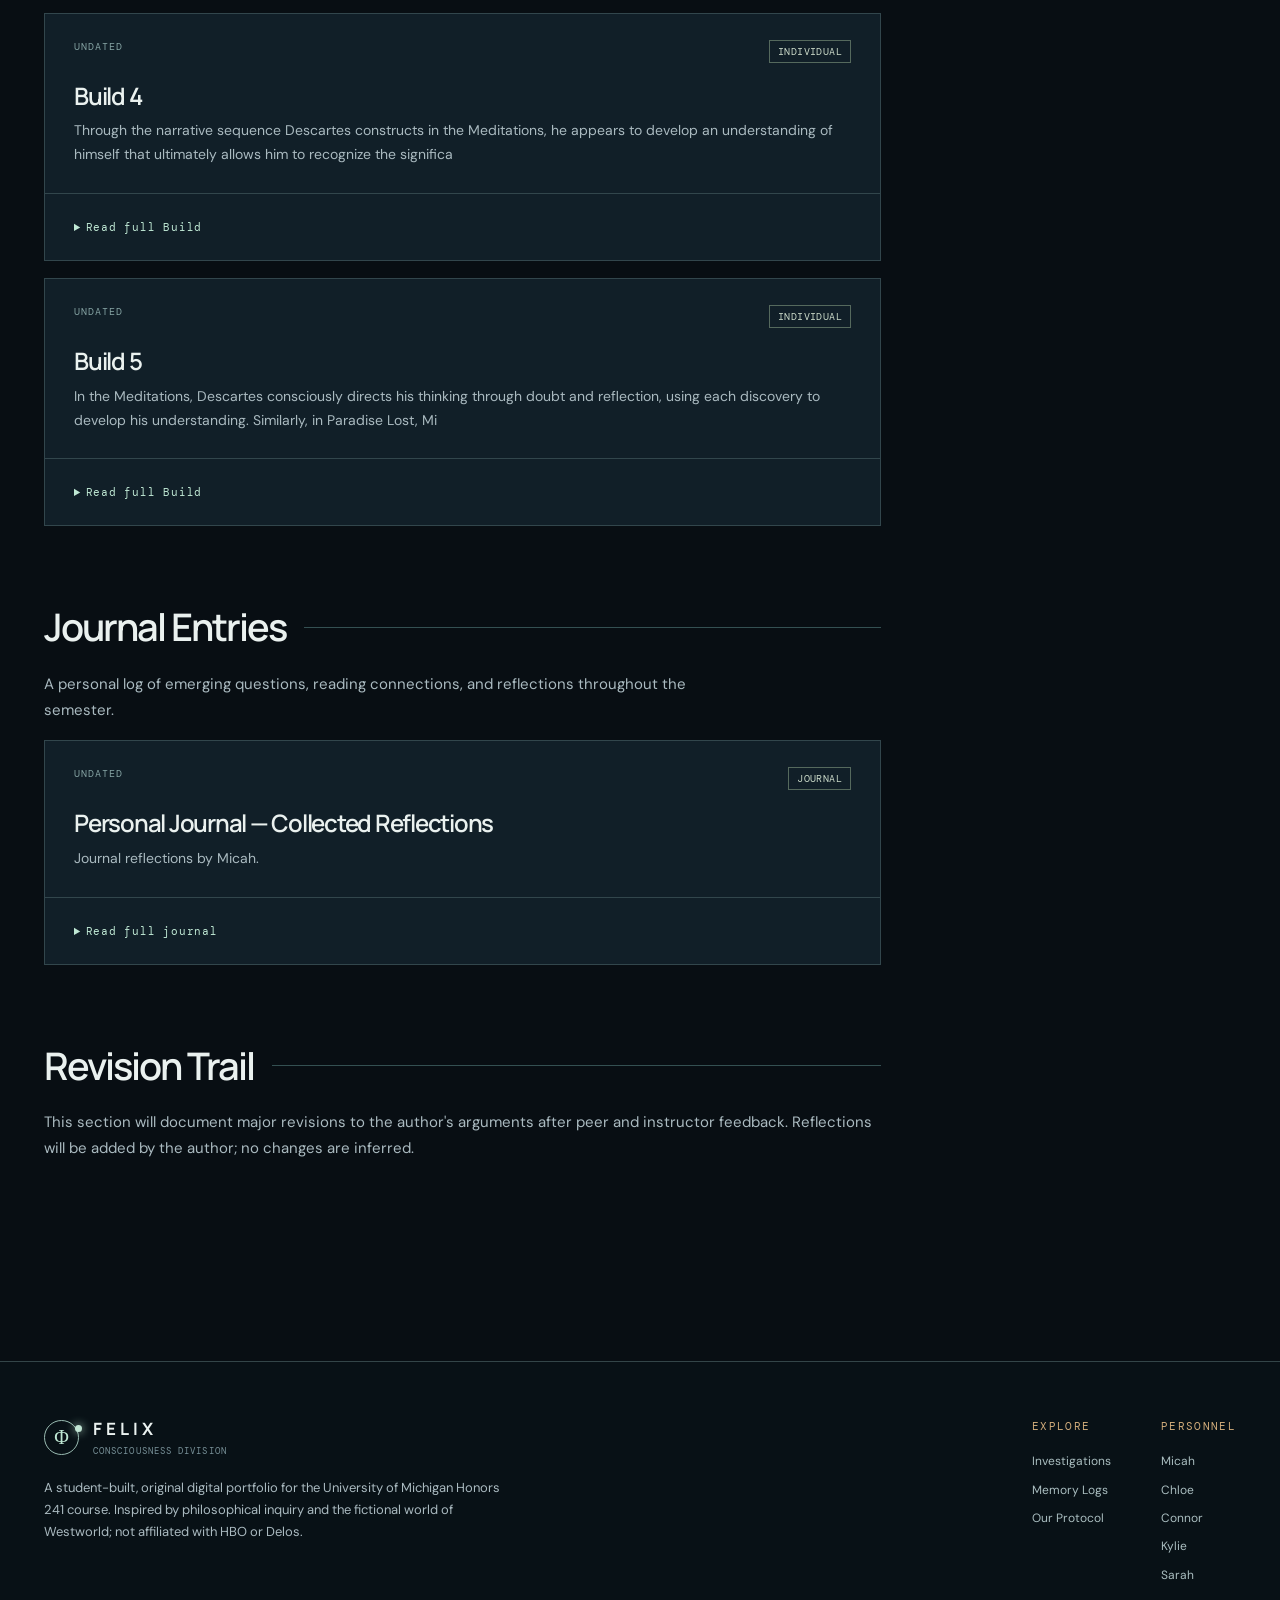
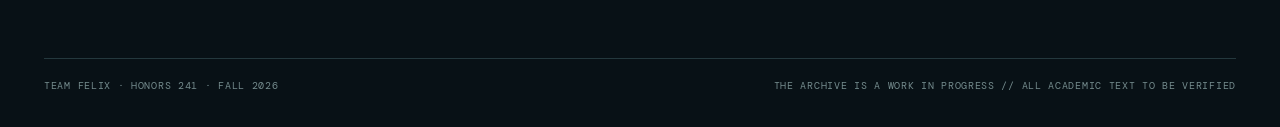
<file: micah.html>
<!doctype html>
<html lang="en"><head><meta charset="utf-8"><meta name="viewport" content="width=device-width,initial-scale=1"><meta name="theme-color" content="#080e13"><meta name="description" content="Team Felix: an Honors 241 portfolio exploring consciousness, narration, recognition, and agency."><title>Micah — Personnel | Team Felix — Consciousness Archives</title><link rel="stylesheet" href="styles.css"><script src="content.js" defer></script><script src="site.js" defer></script></head><body data-page="micah" data-owner="micah"><div id="app"><noscript>This website requires JavaScript for its interactive archive. Enable JavaScript to explore the portfolio.</noscript></div></body></html>
</file>
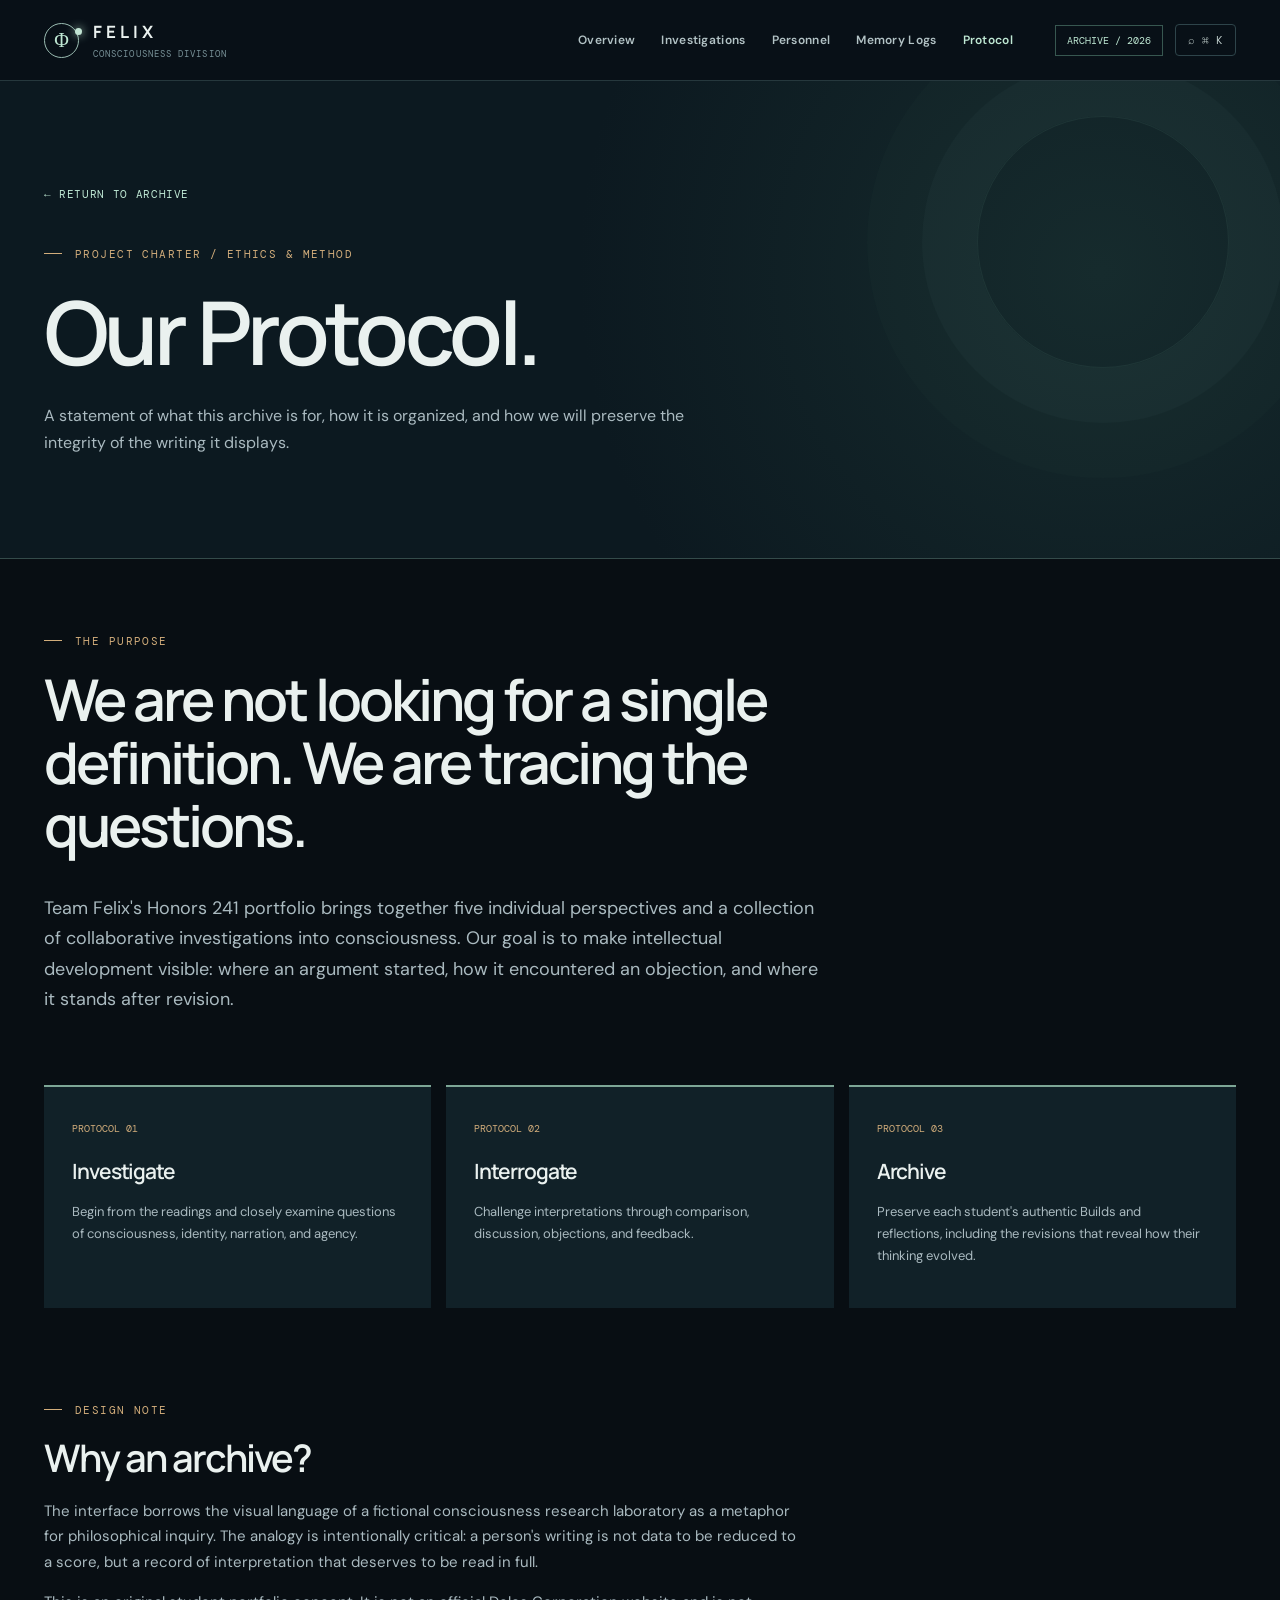
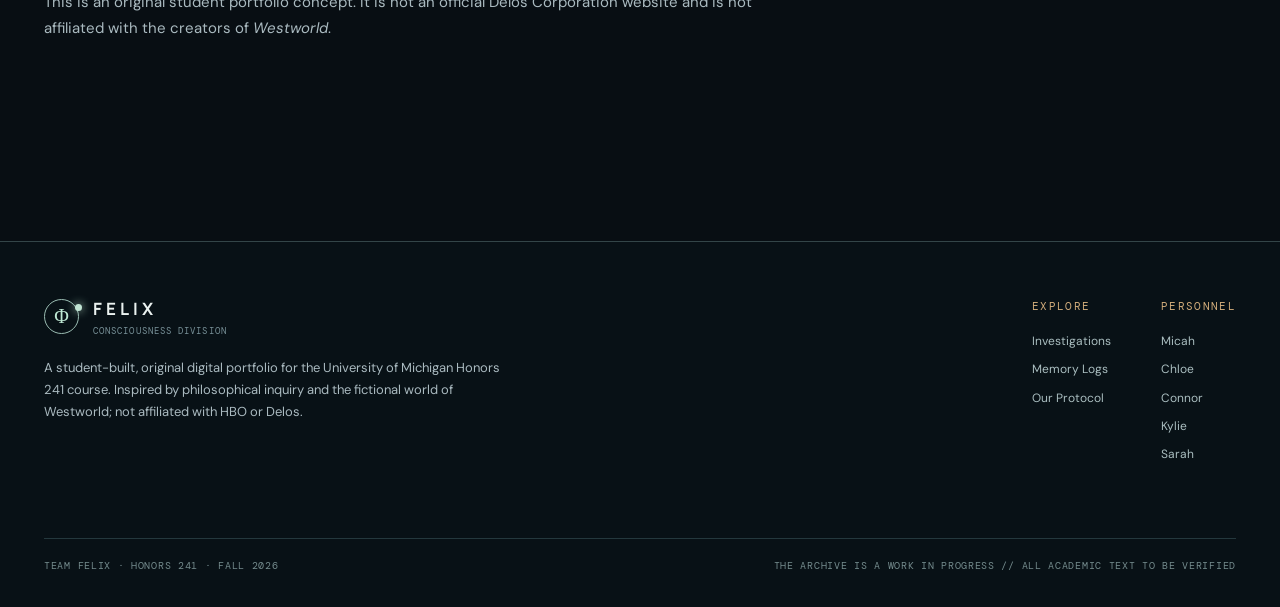
<file: protocol.html>
<!doctype html>
<html lang="en"><head><meta charset="utf-8"><meta name="viewport" content="width=device-width,initial-scale=1"><meta name="theme-color" content="#080e13"><meta name="description" content="Team Felix: an Honors 241 portfolio exploring consciousness, narration, recognition, and agency."><title>Our Protocol | Team Felix — Consciousness Archives</title><link rel="stylesheet" href="styles.css"><script src="content.js" defer></script><script src="site.js" defer></script></head><body data-page="protocol"><div id="app"><noscript>This website requires JavaScript for its interactive archive. Enable JavaScript to explore the portfolio.</noscript></div></body></html>
</file>
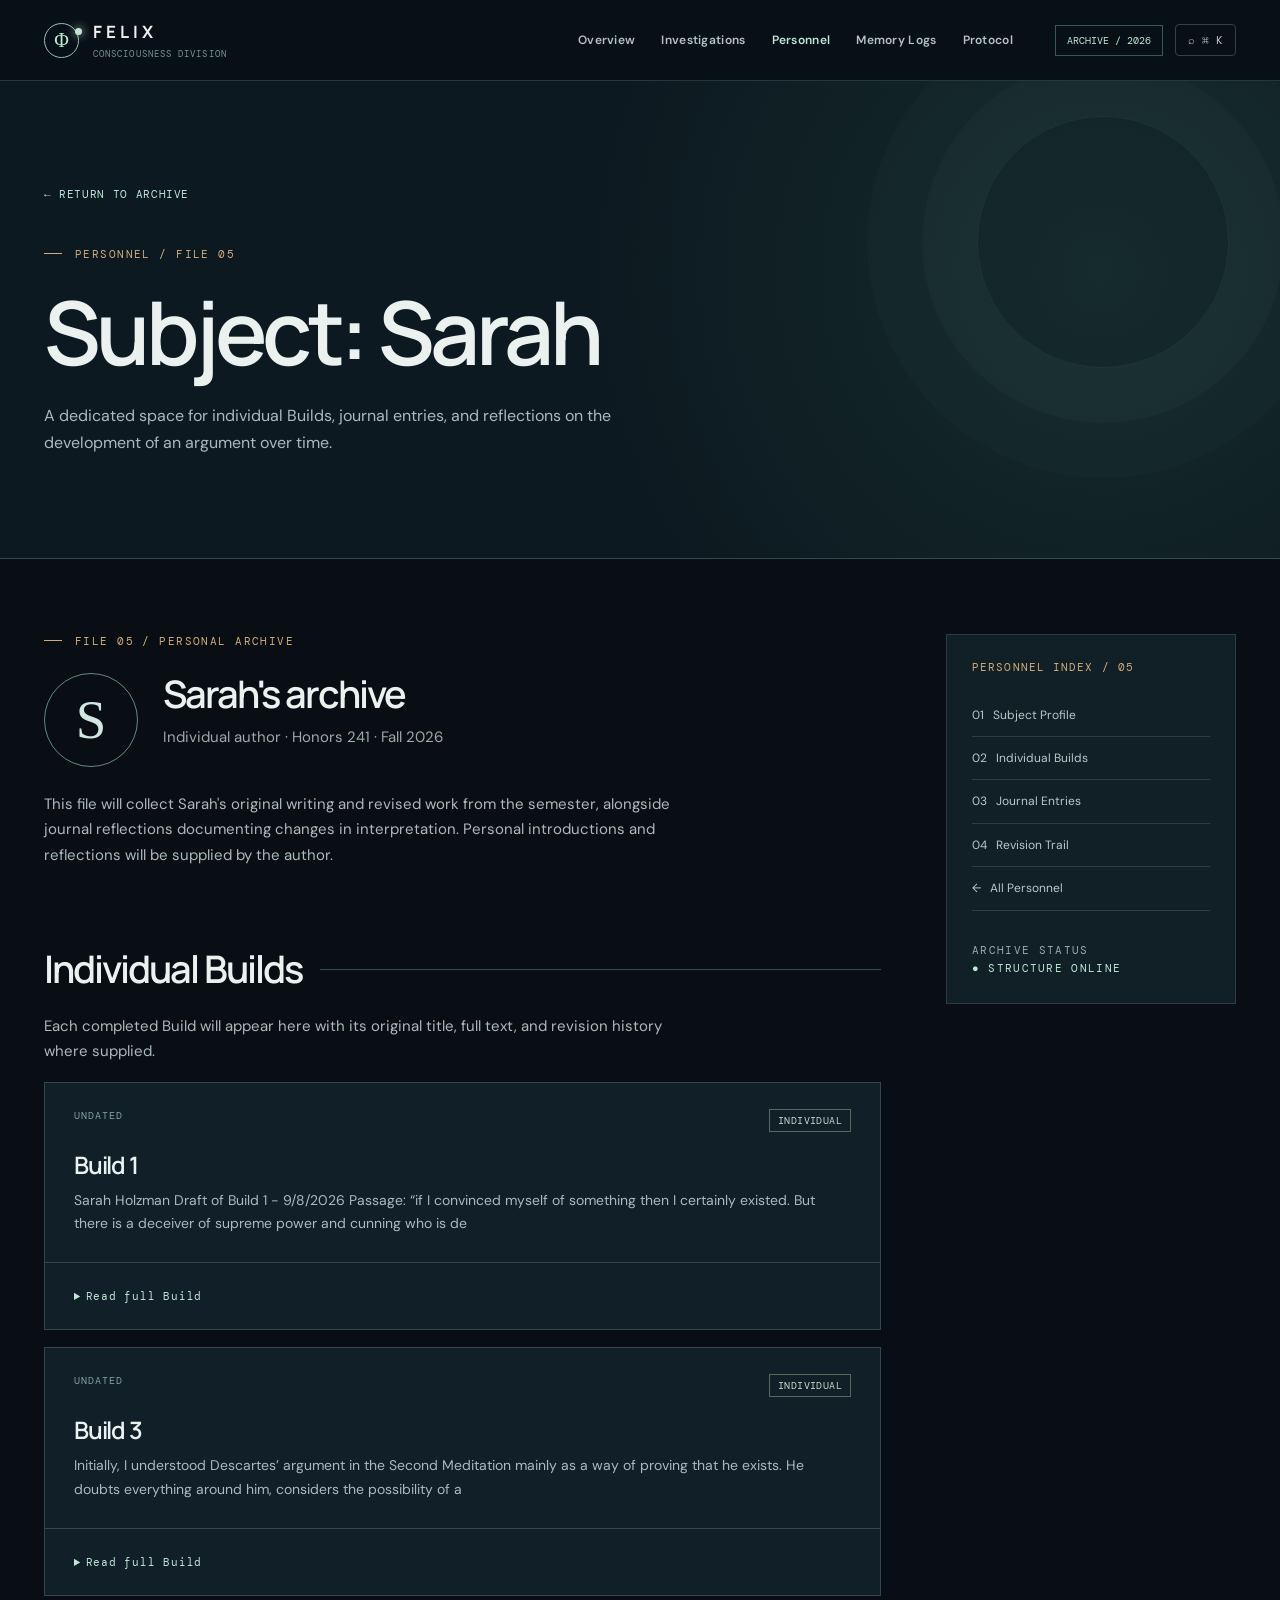
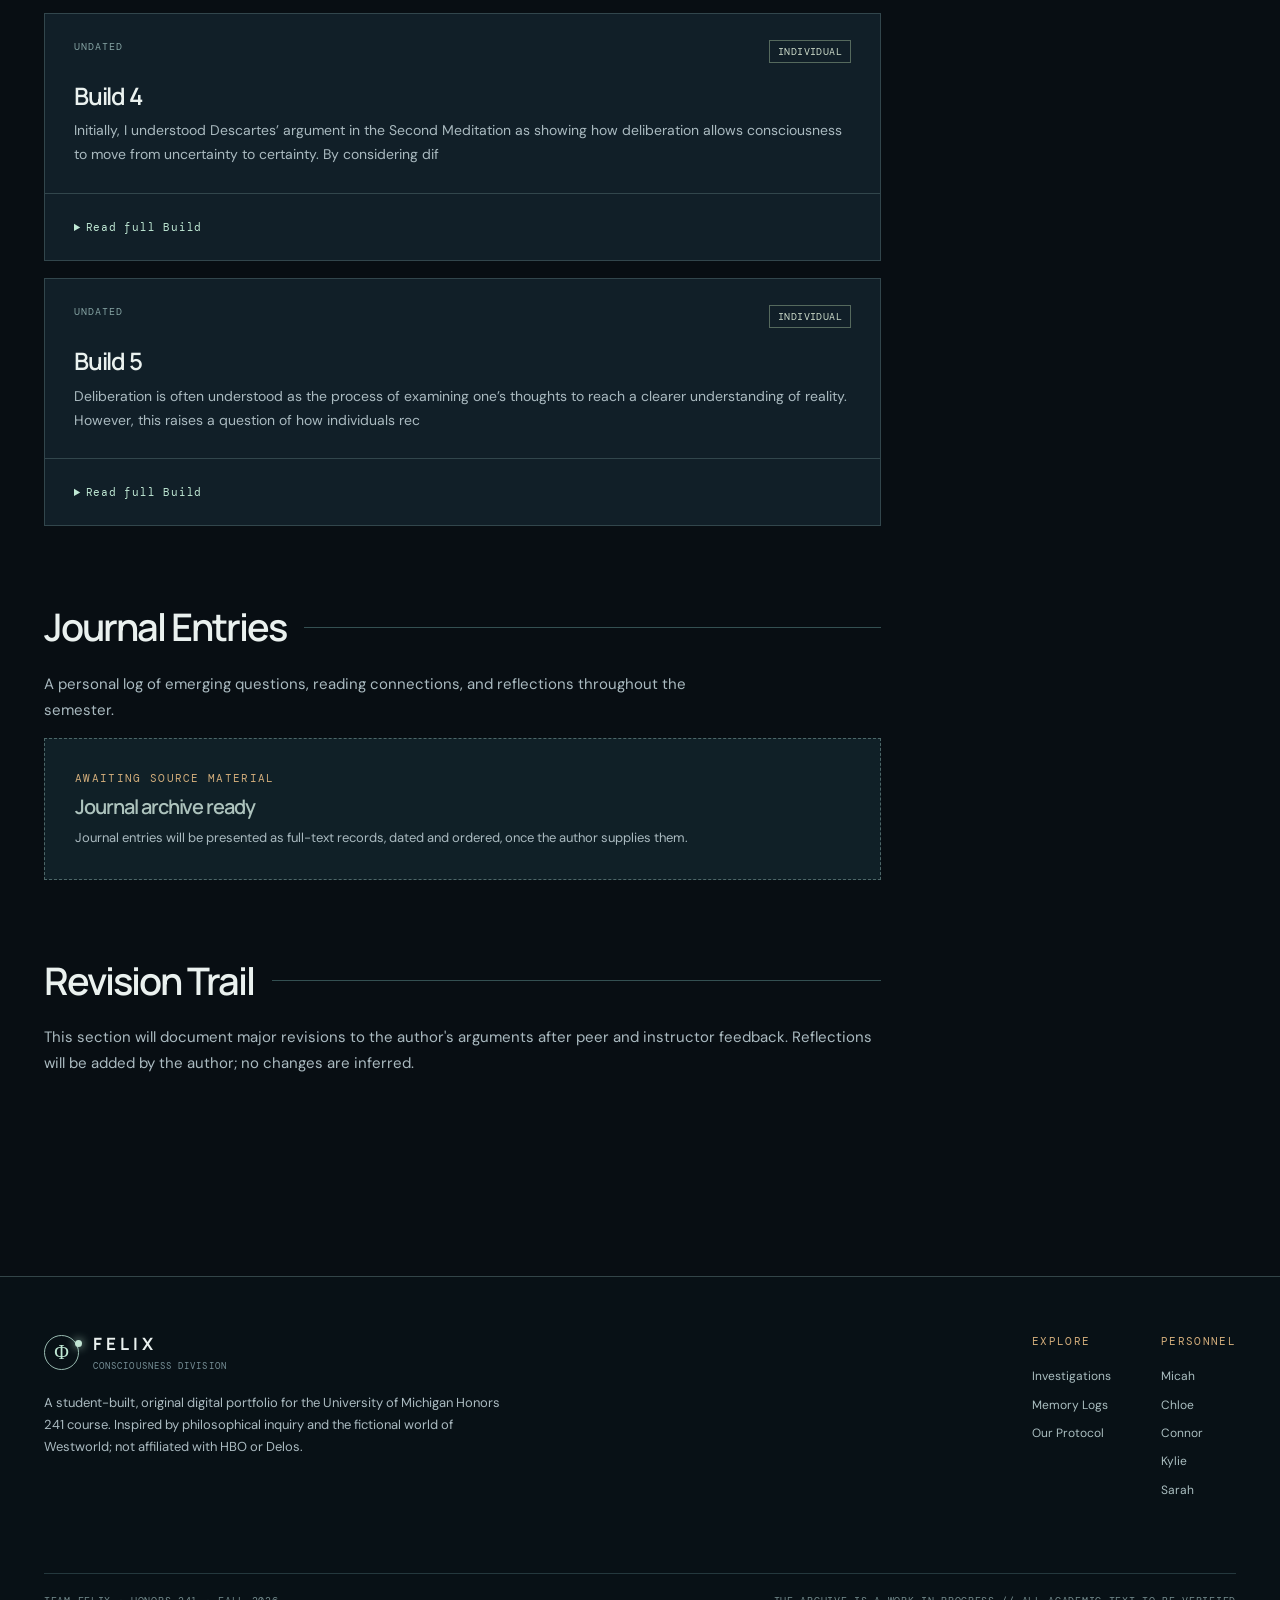
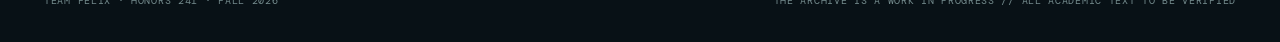
<file: sarah.html>
<!doctype html>
<html lang="en"><head><meta charset="utf-8"><meta name="viewport" content="width=device-width,initial-scale=1"><meta name="theme-color" content="#080e13"><meta name="description" content="Team Felix: an Honors 241 portfolio exploring consciousness, narration, recognition, and agency."><title>Sarah — Personnel | Team Felix — Consciousness Archives</title><link rel="stylesheet" href="styles.css"><script src="content.js" defer></script><script src="site.js" defer></script></head><body data-page="sarah" data-owner="sarah"><div id="app"><noscript>This website requires JavaScript for its interactive archive. Enable JavaScript to explore the portfolio.</noscript></div></body></html>
</file>
<file: styles.css>
@import url('https://fonts.googleapis.com/css2?family=DM+Mono:wght@400;500&family=DM+Sans:wght@400;500;600;700&family=Manrope:wght@400;500;600;700;800&display=swap');
:root{--ink:#eaf1ef;--muted:#9aaab0;--subtle:#6d818a;--bg:#080e13;--bg2:#0b151c;--panel:#101d25;--line:#2b3c44;--accent:#bfe8d4;--accent2:#d2ad7b;--deep:#162b30;--font:'Manrope',sans-serif;--mono:'DM Mono',monospace}
*{box-sizing:border-box}html{scroll-behavior:smooth}body{margin:0;background:var(--bg);color:var(--ink);font:400 15px/1.7 'DM Sans',sans-serif;-webkit-font-smoothing:antialiased}a{color:inherit;text-decoration:none}button,input{font:inherit}button{cursor:pointer}button:focus-visible,a:focus-visible,input:focus-visible{outline:2px solid var(--accent);outline-offset:4px}::selection{background:#bfdcce;color:#0b1216}.container{width:min(1200px,calc(100% - 88px));margin:0 auto}.mono{font-family:var(--mono);font-size:11px;letter-spacing:.12em;text-transform:uppercase}.accent{color:var(--accent)}.gold{color:var(--accent2)}.muted{color:var(--muted)}.line{border-top:1px solid var(--line)}
.skip{position:absolute;top:-80px;left:20px;background:white;color:black;padding:12px;z-index:300}.skip:focus{top:10px}
.site-header{position:sticky;top:0;z-index:50;background:#091218eF;backdrop-filter:blur(18px);border-bottom:1px solid #26383d}.head-inner{height:80px;display:flex;align-items:center;gap:28px}.brand{display:inline-flex;gap:14px;align-items:center;flex-shrink:0}.brand-symbol{position:relative;border:1px solid #9abcb2;width:35px;height:35px;display:grid;place-items:center;border-radius:50%;color:var(--accent);font:20px Georgia,serif}.brand-symbol:after{content:'';position:absolute;width:7px;height:7px;background:#c2e5d4;right:-4px;top:4px;border-radius:50%;box-shadow:0 0 10px #bfe8d4}.brand-name{font:700 17px var(--font);letter-spacing:.24em}.brand-tag{display:block;color:#789198;font:9px var(--mono);letter-spacing:.12em;margin-top:1px}.nav{display:flex;align-items:center;gap:26px;margin-left:auto}.nav a{color:#b3c3c6;font-size:12px;font-weight:600;letter-spacing:.025em;transition:color .2s}.nav a:hover,.nav a.active{color:var(--accent)}.header-right{display:flex;gap:12px;align-items:center;margin-left:14px}.sys-tag{font:10px var(--mono);color:var(--accent);border:1px solid #375750;padding:8px 11px}.search-trigger{border:1px solid #2e444a;background:transparent;color:#c0cecc;border-radius:4px;padding:8px 12px;font:11px var(--mono)}.search-trigger:hover{border-color:var(--accent)}.hamburger{display:none;background:none;border:none;color:var(--ink);font-size:24px}
.section-label{display:flex;align-items:center;gap:13px;font:11px var(--mono);letter-spacing:.13em;text-transform:uppercase;color:var(--accent2)}.section-label:before{content:'';display:inline-block;width:18px;height:1px;background:var(--accent2)}
h1,h2,h3,h4,p{margin-top:0}h1,h2,h3{font-family:var(--font);font-weight:600;letter-spacing:-.052em}h1{font-size:clamp(55px,7vw,108px);line-height:1.02}h2{font-size:clamp(35px,4.5vw,60px);line-height:1.1}h3{font-size:24px;line-height:1.24}p{color:#aabac0}.btn{display:inline-flex;align-items:center;justify-content:center;gap:20px;background:var(--accent);color:#102024;border:1px solid var(--accent);padding:15px 21px;font-size:12px;font-weight:800;letter-spacing:.03em;transition:transform .2s,background .2s}.btn:hover{background:#ddf7e8;transform:translateY(-2px)}.btn-ghost{background:transparent;color:var(--ink);border-color:#4c6368}.btn-ghost:hover{background:#15272b}.arrow{font-size:18px;font-weight:400}
.hero{min-height:705px;position:relative;overflow:hidden;background:radial-gradient(ellipse 50% 70% at 80% 45%,#183b3b 0%,#0c1d23 47%,transparent 85%),linear-gradient(125deg,#0a1218,#0c1c22)}.hero:before{content:'';position:absolute;inset:0;opacity:.24;background-image:linear-gradient(#5c8b8a22 1px,transparent 1px),linear-gradient(90deg,#5c8b8a22 1px,transparent 1px);background-size:54px 54px;mask-image:linear-gradient(90deg,transparent 20%,#000 100%)}.hero-inner{position:relative;min-height:705px;display:flex;align-items:center;gap:2%;padding:105px 0 100px}.hero-text{width:54%;z-index:2}.hero .eyebrow{color:var(--accent2);margin-bottom:26px}.hero h1{margin-bottom:28px;max-width:810px}.hero h1 span{color:var(--accent);font-weight:400}.hero-description{font-size:16px;line-height:1.85;max-width:530px;margin-bottom:34px}.hero-actions{display:flex;gap:13px;flex-wrap:wrap}.hero-graphic{position:absolute;width:620px;height:620px;right:-100px;top:36px;display:grid;place-items:center}.orbital{width:100%;height:100%;position:relative;animation:slowspin 50s linear infinite}.orbital svg{width:100%;height:100%;overflow:visible}.orbital path,.orbital circle{vector-effect:non-scaling-stroke}.orbital-label{position:absolute;top:48%;left:48%;width:160px;text-align:center;transform:translate(-50%,-50%);color:#c5e9d8;font:11px var(--mono);line-height:2;letter-spacing:.15em;animation:counterspin 50s linear infinite}.orbital-label strong{display:block;font:500 52px Georgia,serif;letter-spacing:0}.spin-slow{transform-origin:50% 50%;animation:spin 65s linear infinite}.spin-reverse{transform-origin:50% 50%;animation:spin 48s linear infinite reverse}@keyframes spin{to{transform:rotate(360deg)}}@keyframes slowspin{to{transform:rotate(360deg)}}@keyframes counterspin{to{transform:translate(-50%,-50%) rotate(-360deg)}}.hero-bottom{position:absolute;bottom:29px;left:0;right:0;display:flex;justify-content:space-between;color:#7e999d;font:10px var(--mono);letter-spacing:.14em}.hero-bottom span:last-child{color:#b6c6c3}
.status-strip{border-top:1px solid #30504c;border-bottom:1px solid #2c4145;background:#0b171d}.status-inner{display:grid;grid-template-columns:repeat(4,1fr)}.status-item{padding:25px 27px;border-right:1px solid #2b4243}.status-item:first-child{padding-left:0}.status-item:last-child{border:0}.status-k{font:10px var(--mono);letter-spacing:.12em;color:#879da0}.status-v{font:600 19px var(--font);margin-top:7px;color:#e2f0e9}.status-v small{font-size:12px;color:var(--accent)}.blink{width:7px;height:7px;background:#a2dbbe;display:inline-block;border-radius:50%;margin-right:6px;box-shadow:0 0 10px #9ecfb8}
.section{padding:115px 0}.section-head{display:flex;justify-content:space-between;align-items:end;gap:24px;margin-bottom:43px}.section-head h2{margin:15px 0 0}.section-head p{max-width:410px;margin-bottom:3px}.subtle-link{font:11px var(--mono);letter-spacing:.11em;color:var(--accent);border-bottom:1px solid #688e80;padding-bottom:8px;white-space:nowrap}.subtle-link:hover{color:white}
.lenses-section{background:#0c161d}.lens-grid{display:grid;grid-template-columns:minmax(250px,.7fr) minmax(0,1.3fr);border:1px solid var(--line);min-height:430px}.lens-menu{border-right:1px solid var(--line);background:#0e1a22}.lens-tab{display:flex;flex-direction:column;align-items:start;gap:7px;width:100%;background:none;border:0;border-bottom:1px solid #2c3b43;padding:25px 30px;color:#789198;text-align:left}.lens-tab strong{font:600 20px var(--font);letter-spacing:-.03em;color:#b9c8c5}.lens-tab span{font:10px var(--mono);letter-spacing:.1em}.lens-tab.active{background:#183031;box-shadow:inset 3px 0 var(--accent)}.lens-tab.active strong{color:#e0f5ec}.lens-panel{padding:53px 60px;position:relative;overflow:hidden;background:radial-gradient(ellipse at 100% 0%,#22443e66,transparent 58%)}.lens-panel:after{content:'◌';font-size:280px;color:#afdfc90c;position:absolute;right:30px;bottom:-160px;pointer-events:none}.lens-panel h3{font-size:clamp(30px,3.5vw,48px);max-width:600px;margin:25px 0 18px}.lens-panel p{max-width:600px;font-size:16px}.lens-quote{border-left:1px solid #a3c9b6;padding-left:18px;color:#d5e7e1;max-width:570px;margin-top:27px;font-style:italic}
.records-grid{display:grid;grid-template-columns:repeat(3,1fr);gap:16px}.record{position:relative;display:block;min-height:295px;background:#101c24;border:1px solid #2c4147;padding:29px;overflow:hidden;transition:transform .25s,border-color .25s,background .25s}.record:hover{transform:translateY(-5px);border-color:#83b5a1;background:#162a2e}.record .topline{display:flex;justify-content:space-between;align-items:center;color:#91aaa8;font:10px var(--mono);letter-spacing:.12em}.record-index{font:400 72px Georgia,serif;position:absolute;right:16px;bottom:-31px;color:#a4c8b011}.record h3{margin:58px 0 9px;font-size:25px}.record p{font-size:13px;max-width:270px}.record .go{color:var(--accent);font:10px var(--mono);letter-spacing:.1em;margin-top:24px}.record .pending{color:#e0b985}
.personnel-section{background:#0e191f}.personnel-grid{display:grid;grid-template-columns:repeat(5,1fr);gap:13px}.person{border:1px solid #33454c;min-height:300px;background:linear-gradient(145deg,#17272f,#101c24);position:relative;overflow:hidden;padding:23px;display:flex;flex-direction:column;justify-content:space-between;transition:transform .25s,border-color .25s}.person:hover{transform:translateY(-6px);border-color:#91bbaf}.person::before{content:'';width:220px;height:220px;position:absolute;top:54px;left:50%;transform:translateX(-50%);border:1px solid #73998f29;border-radius:50%;box-shadow:0 0 0 26px #6dafa00d,0 0 0 52px #6dafa008}.person .letter{font:400 84px Georgia,serif;text-align:center;position:relative;color:#d3efe3;margin-top:20px;text-shadow:0 0 28px #92d6bb44}.person .person-name{font:600 23px var(--font);letter-spacing:-.035em}.person .meta{font:10px var(--mono);color:var(--accent2);letter-spacing:.1em}.person .view{display:flex;justify-content:space-between;align-items:center;font:10px var(--mono);letter-spacing:.1em;color:var(--accent);border-top:1px solid #46625b;padding-top:17px;margin-top:14px}
.manifesto{background:#dce6de;color:#182e30;position:relative;overflow:hidden}.manifesto .section-label{color:#51756d}.manifesto .section-label:before{background:#51756d}.manifesto h2{max-width:920px;font-size:clamp(37px,5.4vw,72px)}.manifesto p{color:#3c5558;max-width:740px;font-size:17px}.manifesto .btn{background:#18312f;color:#eaf3ea;border-color:#18312f}.manifesto .watermark{position:absolute;right:-30px;bottom:-160px;font:400 560px Georgia,serif;opacity:.045;pointer-events:none}
.footer{padding:55px 0 35px;border-top:1px solid #334548;background:#081116}.footer-main{display:flex;justify-content:space-between;gap:30px;margin-bottom:65px}.footer p{max-width:460px;margin-top:20px;font-size:13px}.footer-nav{display:flex;gap:50px;flex-wrap:wrap}.footer-nav a{display:block;color:#aabec0;margin-bottom:8px;font-size:12px}.footer-nav a:hover{color:#fff}.footer-end{display:flex;justify-content:space-between;gap:20px;border-top:1px solid #24383d;padding-top:20px;color:#748b8d;font:10px var(--mono);letter-spacing:.07em}
.page-hero{background:radial-gradient(circle at 86% 40%,#203d3a80,transparent 46%),#0c1920;padding:100px 0 85px;border-bottom:1px solid #344b4a;position:relative;overflow:hidden}.page-hero:after{content:'';position:absolute;right:4%;top:35px;width:250px;height:250px;border:1px solid #6a9c8f1f;border-radius:50%;box-shadow:0 0 0 55px #6a9c8f0c,0 0 0 110px #6a9c8f06}.page-hero h1{font-size:clamp(56px,7vw,88px);margin:26px 0}.page-hero p{max-width:640px;font-size:16px;position:relative;z-index:1}.crumb{color:var(--accent);font:11px var(--mono);letter-spacing:.06em}.page-hero .section-label{margin-top:40px}.page-content{padding:75px 0 120px}.two-col{display:grid;grid-template-columns:minmax(0,1fr) 290px;gap:65px}.aside-card{background:#111f27;border:1px solid var(--line);padding:25px;position:sticky;top:105px}.aside-card h4{font:11px var(--mono);letter-spacing:.1em;color:var(--accent2);margin-bottom:20px}.aside-card a{display:block;border-bottom:1px solid #293e42;padding:11px 0;color:#b8cac9;font-size:12px}.aside-card a:hover{color:var(--accent)}.content-section{scroll-margin-top:120px;margin-bottom:80px}.content-section h2{font-size:38px}.content-section .intro{max-width:660px}.entry{border:1px solid #32464c;background:#111f28;margin-top:17px;padding:26px 29px;transition:border-color .2s}.entry:hover{border-color:#6d9b8b}.entry .entry-line{display:flex;justify-content:space-between;gap:15px;color:#85a3a3;font:10px var(--mono);letter-spacing:.1em;text-transform:uppercase}.entry h3{font-size:24px;margin:18px 0 9px}.entry p{font-size:14px;margin:0}.tag{display:inline-block;border:1px solid #55695d;color:#cbdac9;padding:4px 8px;font:10px var(--mono);letter-spacing:.04em}.placeholder{border:1px dashed #4d6768;padding:30px;background:#102027;color:#adc3bd}.placeholder h3{font-size:20px;margin:7px 0}.placeholder p{font-size:13px;margin-bottom:0}.empty-state{color:#8ea6a5;font-size:13px}.person-hero-in{display:flex;gap:25px;align-items:center}.initial-badge{width:94px;height:94px;border:1px solid #608c7c;border-radius:50%;display:grid;place-items:center;color:#d0e8df;font:55px Georgia,serif;flex-shrink:0}.divider-heading{display:flex;align-items:center;gap:18px;margin-bottom:24px}.divider-heading h2{margin:0}.divider-heading .linegrow{height:1px;flex:1;background:#345052}
.filterbar{display:flex;align-items:center;gap:10px;flex-wrap:wrap;margin-bottom:25px}.filterbtn{font:11px var(--mono);background:none;color:#a0b0b3;padding:10px 14px;border:1px solid #32484f}.filterbtn.active,.filterbtn:hover{color:#09201b;background:var(--accent);border-color:var(--accent)}.searchinput{margin-left:auto;min-width:190px;border:1px solid #32484f;background:#0e1b22;padding:10px 14px;color:white;font:12px var(--mono)}.archive-list{display:grid;grid-template-columns:repeat(2,1fr);gap:16px}.archive-list .entry{margin:0;min-height:190px}.archive-list .entry[hidden]{display:none}.result-count{color:#809898;font:11px var(--mono);margin-bottom:20px}.workflow{display:grid;grid-template-columns:repeat(3,1fr);gap:15px}.workflow-card{border-top:2px solid #7da696;background:#112128;padding:28px}.workflow-card b{font:10px var(--mono);color:var(--accent2)}.workflow-card h3{font-size:21px;margin:17px 0}.workflow-card p{font-size:13px}
.search-dialog{border:1px solid #607b77;background:#0c171d;color:var(--ink);width:min(680px,calc(100% - 35px));padding:0;box-shadow:0 20px 90px #000b}.search-dialog::backdrop{background:#000a;backdrop-filter:blur(5px)}.search-top{display:flex;align-items:center;border-bottom:1px solid #37514e;padding:16px}.search-top input{flex:1;background:none;border:0;color:white;font:17px var(--font);outline:none;padding:5px}.search-close{background:none;border:0;color:#c8d8d4;font-size:24px}.search-results{padding:13px;max-height:400px;overflow:auto}.search-results a{display:flex;justify-content:space-between;gap:20px;align-items:center;padding:17px;border-bottom:1px solid #253e3f}.search-results a:hover{background:#1a3033}.search-results strong{font-size:14px}.search-results span{font:10px var(--mono);color:#9cafac}.search-hint{padding:12px 20px;color:#819a98;font:10px var(--mono)}
@media(max-width:1050px){.nav{gap:14px}.nav a{font-size:11px}.header-right{margin-left:0}.hero-graphic{right:-230px;opacity:.65}.hero-text{width:70%}.personnel-grid{grid-template-columns:repeat(3,1fr)}.records-grid{grid-template-columns:repeat(2,1fr)}}
@media(max-width:760px){.container{width:min(100% - 38px,620px)}.head-inner{height:68px}.brand-name{font-size:14px}.brand-tag{font-size:8px}.hamburger{display:block}.header-right{margin-left:auto}.sys-tag{display:none}.nav{display:none;position:absolute;top:68px;left:0;right:0;background:#0b171d;border-bottom:1px solid #3b5755;padding:22px 20px;flex-direction:column;align-items:stretch;gap:0}.nav.open{display:flex}.nav a{font-size:15px;padding:12px;border-bottom:1px solid #294144}.hero,.hero-inner{min-height:670px}.hero-inner{padding:90px 0 120px;align-items:flex-start}.hero-text{width:100%}.hero h1{font-size:clamp(55px,11vw,83px)}.hero-graphic{right:-290px;top:70px;opacity:.25}.hero-bottom{bottom:20px;gap:15px;font-size:8px}.status-inner{grid-template-columns:repeat(2,1fr)}.status-item{border-bottom:1px solid #2b4243;padding:20px}.status-item:first-child{padding-left:20px}.section{padding:76px 0}.section-head{display:block}.section-head p{margin-top:20px}.lens-grid{grid-template-columns:1fr}.lens-menu{display:grid;grid-template-columns:repeat(3,1fr);border-right:0}.lens-tab{padding:15px 10px}.lens-tab strong{font-size:14px}.lens-tab span{font-size:8px}.lens-panel{padding:35px 25px;min-height:330px}.lens-panel h3{font-size:32px}.records-grid,.archive-list{grid-template-columns:1fr}.personnel-grid{grid-template-columns:repeat(2,1fr)}.person{min-height:260px}.person .person-name{font-size:20px}.person .letter{font-size:70px}.footer-main,.footer-end{flex-direction:column}.footer-nav{gap:30px}.two-col{grid-template-columns:1fr}.aside-card{position:relative;top:0;order:-1}.page-hero{padding:70px 0}.page-hero h1{font-size:56px}.page-content{padding:50px 0 80px}.workflow{grid-template-columns:1fr}.searchinput{width:100%;margin-left:0}.person-hero-in{align-items:start;flex-direction:column}}
@media(prefers-reduced-motion:reduce){*,*:before,*:after{animation-duration:.01ms!important;scroll-behavior:auto!important;transition-duration:.01ms!important}}
.rich-text{max-width:780px;margin-top:22px;border-top:1px solid #3e5757;padding-top:19px;color:#c5d2d0;font-size:15px;line-height:1.9}.rich-text p{color:#c5d2d0}.rich-text blockquote{border-left:2px solid #b7d9c7;margin:18px 0;padding:8px 18px;color:#f1f5ef}.rich-text h4{margin:23px 0 8px;font-size:17px}.entry details summary,details.entry summary{cursor:pointer;color:var(--accent);font:11px var(--mono);letter-spacing:.07em}
</file>
